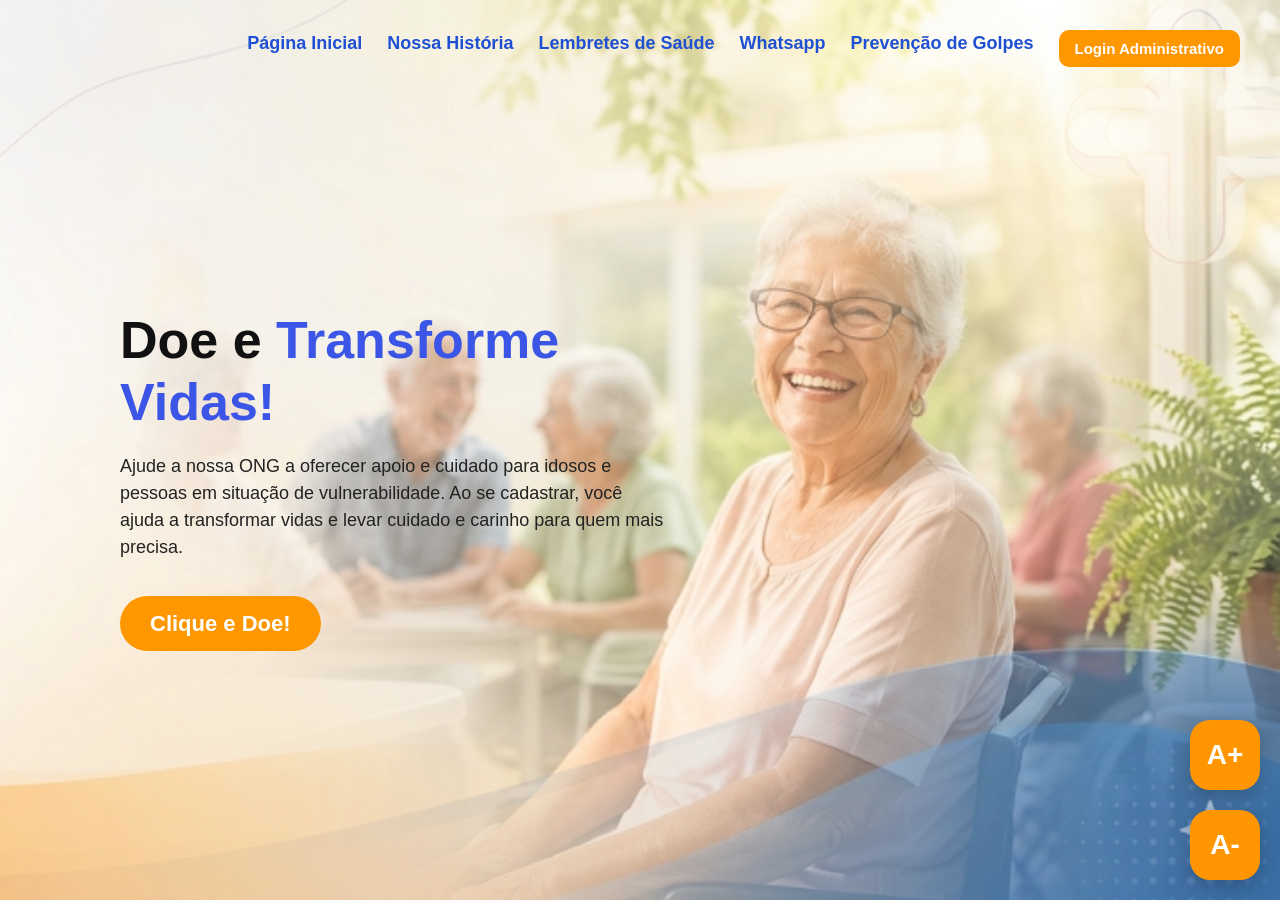
<file: Front-end/html/index.html>
<!DOCTYPE html>
<html lang="pt-br">

<head>

<meta charset="UTF-8">
<meta name="viewport" content="width=device-width, initial-scale=1.0">

<title>ONG - Conecta++</title>

<link rel="stylesheet" href="../css/style.css">

<!-- VLibras -->
<script src="https://vlibras.gov.br/app/vlibras-plugin.js"></script>

</head>

<body>

<!-- ===== HEADER ===== -->

<header>

<nav class="menu">

<a href="#">Página Inicial</a>

<a href="historia.html">Nossa História</a>

<a href="#" onclick="showSaude()">
    Lembretes de Saúde
</a>

<a href="https://wa.me/11915160209" target="_blank">
Whatsapp
</a>

<a href="#" onclick="showGolpes()">
    Prevenção de Golpes
</a>

<!-- LOGIN ADMIN -->

<div class="admin-area">

<button class="btn-admin" onclick="abrirLogin()">
    Login Administrativo
</button>

<div class="login-box" id="loginBox">
    <h3>Administrador</h3>

    <input type="text" id="loginAdmin" placeholder="Digite seu email">
    <input type="password" id="senhaAdmin" placeholder="Digite sua senha">

    <button onclick="entrarAdmin()">Entrar</button>

    <p class="esqueci" onclick="abrirRecuperacao()">Esqueci minha senha</p>
</div>
<div id="areaRecuperacao" style="display:none;">

<br>

<input
type="email"
placeholder="Digite o email para recuperação"
>

<button onclick="mostrarMensagemRecuperacao()">
Enviar Recuperação
</button>

<p
id="mensagemRecuperacao"
style="
margin-top:15px;
font-size:14px;
display:none;
color:green;
"
>

Um link de recuperação será enviado para o e-mail cadastrado.

</p>

</div>

</div>

</div>

</nav>

</header>

<!-- ===== HERO ===== -->

<section class="hero">

<div class="hero-texto">

<h1>
Doe e <span>Transforme Vidas!</span>
</h1>

<p>
Ajude a nossa ONG a oferecer apoio e cuidado para idosos
e pessoas em situação de vulnerabilidade.
Ao se cadastrar, você ajuda a transformar vidas e levar
cuidado e carinho para quem mais precisa.
</p>

<div class="botoes-home">

<a href="cadastro.html" class="btn-principal">Clique e Doe!</a>






<div class="login-usuario" id="loginUsuario">

<h3>Entrar</h3>

<input
type="text"
placeholder="Digite seu CPF"
>

<input
type="tel"
placeholder="Digite seu telefone"
>

<button onclick="entrarUsuario()">
Entrar
</button>

</div>

</div>

</section>



<!-- ===== VLibras ===== -->

<div vw class="enabled">

<div vw-access-button class="active"></div>

<div vw-plugin-wrapper>
<div class="vw-plugin-top-wrapper"></div>
</div>

</div>

<!-- ===== SCRIPT ===== -->

<script>

new window.VLibras.Widget('https://vlibras.gov.br/app');

function abrirLogin(){

const box = document.getElementById("loginBox");

if(box.style.display === "block"){
box.style.display = "none";
}else{
box.style.display = "block";
}

}

function entrarAdmin(){

let login = document.getElementById("loginAdmin").value;

let senha = document.getElementById("senhaAdmin").value;

if(login === "admin" && senha === "1234"){

window.location.href = "admin.html";

}else{

alert("Login ou senha incorretos!");

}

}

function abrirRecuperacao(){

document.getElementById(
"areaRecuperacao"
).style.display = "block";

}

function mostrarMensagemRecuperacao(){

document.getElementById(
"mensagemRecuperacao"
).style.display = "block";

}

function abrirUsuario(){

const box = document.getElementById(
"loginUsuario"
);

if(box.style.display === "block"){
box.style.display = "none";
}else{
box.style.display = "block";
}

}

function entrarUsuario(){

window.location.href = "doacao.html";

}


function showSaude(){

    alert(
        "LEMBRETES DE SAÚDE\n\n" +

        "• Tome os medicamentos corretamente\n\n" +

        "• Beba bastante água\n\n" +

        "• Faça exames regularmente\n\n" +

        "• Mantenha alimentação saudável\n\n" +

        "• Faça caminhadas leves"
    );
}

function showGolpes(){

    alert(
        "PREVENÇÃO DE GOLPES\n\n" +

        "• Nunca compartilhe senhas\n\n" +

        "• Desconfie de ligações bancárias\n\n" +

        "• Não clique em links desconhecidos\n\n" +

        "• Confirme informações com familiares\n\n" +

        "• Não envie dinheiro para desconhecidos"
    );
}


function showSaude(){

    document.getElementById('popup').classList.remove('hidden');

    document.getElementById('popupTitle').innerText =
    "Lembretes de Saúde";

    document.getElementById('popupText').innerHTML =

    "• Tome os medicamentos corretamente<br><br>" +

    "• Beba bastante água<br><br>" +

    "• Faça exames regularmente<br><br>" +

    "• Mantenha alimentação saudável";
}

function showGolpes(){

    document.getElementById('popup').classList.remove('hidden');

    document.getElementById('popupTitle').innerText =
    "Prevenção de Golpes";

    document.getElementById('popupText').innerHTML =

    "• Nunca compartilhe senhas<br><br>" +

    "• Desconfie de ligações bancárias<br><br>" +

    "• Não clique em links desconhecidos<br><br>" +

    "• Confirme informações com familiares";
}

function closePopup(){

    document.getElementById('popup')
    .classList.add('hidden');
}

</script>

<div id="popup" class="popup hidden">

    <div class="popup-content">

        <span class="close-btn" onclick="closePopup()">
            ×
        </span>

        <h2 id="popupTitle"></h2>

        <p id="popupText"></p>

    </div>

</div>

<div class="acessibilidade">
    <button type="button" onclick="alterarZoom(0.1)">A+</button>
    <button type="button" onclick="alterarZoom(-0.1)">A-</button>
</div>

<script>
let zoomAtual = 1;

function alterarZoom(delta) {
    zoomAtual = zoomAtual + delta;

    if (zoomAtual > 1.5) zoomAtual = 1.5;
    if (zoomAtual < 0.8) zoomAtual = 0.8;

    document.documentElement.style.zoom = zoomAtual;
}
</script>
<div id="popupSaude" class="popup hidden">
    <div class="popup-content">
        <span class="close-btn" onclick="closePopupSaude()">×</span>
        <h2>Lembretes de Saúde</h2>
        <p>
            Beba água, mantenha sua alimentação saudável,
            tome os remédios corretamente e faça exames regulares.
        </p>
    </div>
</div>

<div id="popupGolpes" class="popup hidden">
    <div class="popup-content">
        <span class="close-btn" onclick="closePopupGolpes()">×</span>
        <h2>Prevenção de Golpes</h2>
        <p>
            Não compartilhe senhas, desconfie de links suspeitos
            e nunca faça transferências sem confirmar a origem.
        </p>
    </div>
</div>
<div vw class="enabled">
    <div vw-access-button class="active"></div>
    <div vw-plugin-wrapper>
        <div class="vw-plugin-top-wrapper"></div>
    </div>
</div>

<script src="https://vlibras.gov.br/app/vlibras-plugin.js"></script>
<script>
function abrirLogin() {
    const box = document.getElementById("loginBox");
    box.style.display = box.style.display === "block" ? "none" : "block";
}

function entrarAdmin() {
    const usuario = document.getElementById("loginAdmin").value.trim().toLowerCase();
    const senha = document.getElementById("senhaAdmin").value.trim();

    if (usuario === "admi" && senha === "1234") {
        localStorage.setItem("tipoUsuario", "administrador");
        window.location.href = "admin.html";
        return;
    }

    if (usuario === "atend" && senha === "1234") {
        localStorage.setItem("tipoUsuario", "atendente");
        window.location.href = "atendente.html";
        return;
    }

    alert("Login ou senha incorretos!");
}
</script>
</body>

</html>
</file>
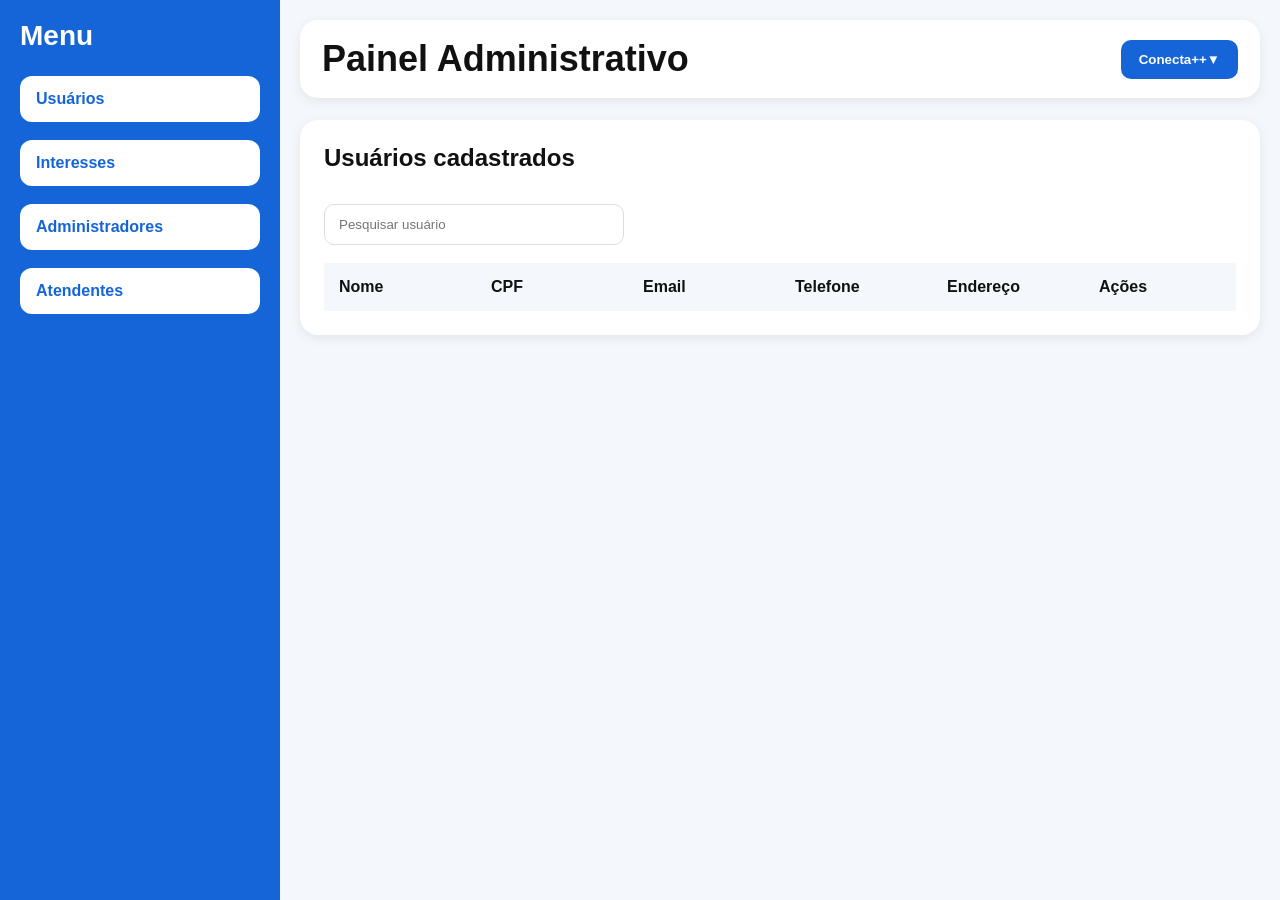
<file: Front-end/html/admin.html>
<!DOCTYPE html>
<html lang="pt-br">
<head>
    <meta charset="UTF-8">
    <meta name="viewport" content="width=device-width, initial-scale=1.0">
    <title>Painel Administrativo</title>
    <link rel="stylesheet" href="../css/admin.css">
    <link rel="stylesheet"
          href="https://cdnjs.cloudflare.com/ajax/libs/font-awesome/6.5.1/css/all.min.css">
</head>
<body>

    <aside class="sidebar">
        <h2>Menu</h2>

        <div class="menu-group">
            <button class="menu-toggle" onclick="toggleMenu('usuariosMenu')">Usuários</button>
            <div id="usuariosMenu" class="submenu">
                <a onclick="showSection('listarUsuarios')">Listar usuários</a>
            </div>
        </div>

        <div class="menu-group">
            <button class="menu-toggle" onclick="toggleMenu('interessesMenu')">Interesses</button>
            <div id="interessesMenu" class="submenu">
                <a onclick="showSection('interesses')">Listar interesse</a>
            </div>
        </div>

        <div class="menu-group">
            <button class="menu-toggle" onclick="toggleMenu('administradoresMenu')">Administradores</button>
            <div id="administradoresMenu" class="submenu">
                <a onclick="showSection('administradores')">Listar administradores</a>
            </div>
        </div>

        <div class="menu-group">
            <button class="menu-toggle" onclick="toggleMenu('atendentesMenu')">Atendentes</button>
            <div id="atendentesMenu" class="submenu">
                <a onclick="showSection('atendentes')">Listar atendentes</a>
            </div>
        </div>
    </aside>

    <main class="main">
        <header class="topbar">
            <h1>Painel Administrativo</h1>

            <div class="user-area">
                <button onclick="toggleProfile()" class="profile-btn">Conecta++▼</button>

                <div id="profileDropdown" class="dropdown hidden">
                    <div class="profile-header">
                        <div class="avatar">👤</div>
                        <div>
                            <strong>Administrador</strong>
                            <p id="adminEmailText">admin@conecta.com</p>
                        </div>
                    </div>

                    <p><strong>Conta PJ</strong></p>
                    <p>CNPJ: 12.345.678/0001-90</p>

                    <button onclick="showSection('perfil')" class="dropdown-btn">Editar perfil</button>
                    <button onclick="abrirCriarAdmin()" class="dropdown-btn btn-criar-admin">Criar Administrador</button>
                    <button onclick="abrirCriarAtendente()" class="dropdown-btn btn-criar-atendente">Criar Atendente</button>
                    <a href="dados-ong.html" class="dropdown-btn">
    Dados da ONG
</a>
                    <section id="dadosONG" class="section">
    <div class="card">
        <h2>Dados da ONG</h2>

        <div class="info">
            <span>Nome</span>
            <div class="editable">
                <span id="ongNomeText">Conecta++</span>
            </div>
        </div>

        <div class="info">
            <span>Telefone</span>
            <div class="editable">
                <span id="ongTelefoneText">(11) 91910-0860</span>
                <input id="ongTelefoneInput" type="text" value="(11) 91910-0860" class="hidden-input">
            </div>
            <button onclick="editarONG('telefone')">Editar</button>
        </div>

        <div class="info">
            <span>Email</span>
            <div class="editable">
                <span id="ongEmailText">contato@ong.com</span>
                <input id="ongEmailInput" type="email" value="contato@ong.com" class="hidden-input">
            </div>
            <button onclick="editarONG('email')">Editar</button>
        </div>

        <div class="info">
            <span>Endereço</span>
            <div class="editable">
                <span id="ongEnderecoText">Rua Gugu, São Paulo SP</span>
                <input id="ongEnderecoInput" type="text" value="Rua Gugu, São Paulo SP" class="hidden-input">
            </div>
            <button onclick="editarONG('endereco')">Editar</button>
        </div>

        <div class="info">
            <span>CNPJ</span>
            <div class="editable">
                <span id="ongCnpjText">12345678000199</span>
            </div>
        </div>

        <div class="modal-actions ong-actions">
            <button class="btn-salvar" onclick="salvarDadosONG()">
                Salvar alterações
            </button>
        </div>
    </div>
</section>       
                    <a href="#" class="logout-btn" onclick="sairPerfil(); return false;">Sair do perfil</a>
                </div>
            </div>
        </header>

        <section id="perfil" class="section">
            <div class="card">
                <h2>Informações Pessoais</h2>

                <div class="info">
    <span>Nome</span>
    <div class="editable">
        <span id="nomeText">Helga Andrade</span>
        <input id="nomeInput" type="text" value="Helga Andrade" class="hidden-input">
    </div>
    <button onclick="editarPerfil('nome')">Editar</button>
</div>

<div class="info">
    <span>Email</span>
    <div class="editable">
        <span id="emailText">admin@conecta.com</span>
        <input id="emailInput" type="email" value="admin@conecta.com" class="hidden-input">
    </div>
    <button onclick="editarPerfil('email')">Editar</button>
</div>

<div class="info">
    <span>Celular</span>
    <div class="editable">
        <span id="celularText">Não adicionado</span>
        <input id="celularInput" type="text" placeholder="Digite celular" class="hidden-input">
    </div>
    <button onclick="editarPerfil('celular')">Editar</button>
</div>
        </section>

        <section id="listarUsuarios" class="section">
            <div class="card tabela-card">
                <div class="table-header">
                    <h2>Usuários cadastrados</h2>
                </div>

                <div class="search-bar">
                    <input type="text" id="searchUsuarios" placeholder="Pesquisar usuário">
                </div>

                <table>
                    <thead>
                        <tr>
                            <th>Nome</th>
                            <th>CPF</th>
                            <th>Email</th>
                            <th>Telefone</th>
                            <th>Endereço</th>
                            <th>Ações</th>
                        </tr>
                    </thead>

                    <tbody id="listaUsuarios"></tbody>
                </table>
            </div>
        </section>

        <section id="interesses" class="section">
            <div class="card tabela-card">
                <div class="table-header">
                    <h2>Interesses</h2>
                    
                </div>

                <div class="search-bar">
                    <input type="text" id="searchInteresses" placeholder="Pesquisar interesse">
                </div>

                <table>
                    <thead>
                        <tr>
                            <th>Nome do Idoso</th>
                            <th>Tipo Solicitação</th>
                            <th>Descrição</th>
                            <th>Status</th>
                            <th>Data da Solicitação</th>
                            <th>Ações</th>
                        </tr>
                    </thead>

                    <tbody id="listaInteresses"></tbody>
                </table>
            </div>
        </section>

        <section id="administradores" class="section">
            <div class="card tabela-card">
                <div class="table-header">
                    <h2>Administradores</h2>
                </div>

                <div class="search-bar">
                    <input type="text" id="searchAdministradores" placeholder="Pesquisar administrador">
                </div>

                <table>
                    <thead>
                        <tr>
                            <th>Nome</th>
                            <th>Email</th>
                            <th>Senha</th>
                            <th>Ações</th>
                        </tr>
                    </thead>

                    <tbody id="listaAdministradores"></tbody>
                </table>
            </div>
        </section>

        <section id="atendentes" class="section">
            <div class="card tabela-card">
                <div class="table-header">
                    <h2>Atendentes</h2>
                </div>

                <div class="search-bar">
                    <input type="text" id="searchAtendentes" placeholder="Pesquisar atendente">
                </div>

                <table>
                    <thead>
                        <tr>
                            <th>Nome</th>
                            <th>Email</th>
                            <th>Senha</th>
                            <th>Status</th>
                            <th>Ações</th>
                        </tr>
                    </thead>

                    <tbody id="listaAtendentes"></tbody>
                </table>
            </div>
        </section>
    </main>

    <div id="modalCriarUsuario" class="modal hidden">
        <div class="modal-content">
            <h2 id="tituloCriarUsuario">Criar Usuário</h2>

            <div id="formCriarUsuario">
                <input type="text" id="novoNomeUsuario" placeholder="Nome">
                <input type="email" id="novoEmailUsuario" placeholder="E-mail">
                <input type="password" id="novaSenhaUsuario" placeholder="Senha">

                <div class="modal-actions">
                    <button class="btn-cancelar" onclick="fecharModalCriarUsuario()">Cancelar</button>
                    <button class="btn-salvar" onclick="salvarNovoUsuario()">Salvar</button>
                </div>
            </div>

            <div id="sucessoCriacao" class="hidden">
                <p id="sucessoTexto">Usuário criado com sucesso!</p>
                <br>
                <button class="btn-sucesso" onclick="fecharModalCriarUsuario()">Fechar</button>
            </div>
        </div>
    </div>

    <div id="modalEditarUsuario" class="modal hidden">
        <div class="modal-content">
            <h2 id="tituloEditarUsuario">Editar usuário</h2>

            <input type="text" id="editUsuarioValor" placeholder="Novo valor">

            <div class="modal-actions">
                <button class="btn-cancelar" onclick="fecharModalEditarUsuario()">Cancelar</button>
                <button class="btn-salvar" onclick="salvarEdicaoUsuario()">Salvar</button>
            </div>
        </div>
    </div>

    <div id="sucessoModal" class="success-modal hidden">
        <div class="success-card">
            <div class="success-icon">✓</div>
            <h2>Salvo com sucesso!</h2>
            <p>As alterações foram atualizadas no cadastro do usuário.</p>
            <button type="button" onclick="fecharSucesso()">Fechar</button>
        </div>
    </div>

    <div id="modalEditarInteresse" class="modal hidden">
        <div class="modal-content">
            <h2 id="tituloEditarInteresse">Editar interesse</h2>

            <div id="conteudoEditarInteresse"></div>

            <div class="modal-actions">
                <button class="btn-cancelar" onclick="fecharModalEditarInteresse()">Cancelar</button>
                <button class="btn-salvar" onclick="salvarEdicaoInteresse()">Salvar</button>
            </div>
        </div>
    </div>

    <div id="modalEditarCadastro" class="modal hidden">
        <div class="modal-content">
            <h2 id="tituloEditarCadastro">Editar</h2>

            <div class="input-senha-box">
                <input type="text" id="valorEditarCadastro" placeholder="Novo valor">

                <button
                    type="button"
                    class="btn-olho"
                    onclick="mostrarSenhaModal()"
                >
                    <i class="fa-regular fa-eye"></i>
                </button>
            </div>

            <div class="modal-actions">
                <button class="btn-cancelar" onclick="fecharModalEditarCadastro()">Cancelar</button>
                <button class="btn-salvar" onclick="salvarEdicaoCadastro()">Salvar</button>
            </div>
        </div>
    </div>
    <!-- MODAL DADOS ONG -->

<section id="dadosONG" class="section">
    <div class="card">
        <h2>Dados da ONG</h2>

        <div class="info">
            <span>Nome</span>
            <div class="editable">
                <span id="ongNomeText">Conecta++</span>
            </div>
        </div>

        <div class="info">
            <span>Telefone</span>
            <div class="editable">
                <span id="ongTelefoneText">(11) 91910-0860</span>
                <input id="ongTelefoneInput" type="text" value="(11) 91910-0860" class="hidden-input">
            </div>
            <button onclick="editarONG('telefone')">Editar</button>
        </div>

        <div class="info">
            <span>Email</span>
            <div class="editable">
                <span id="ongEmailText">contato@ong.com</span>
                <input id="ongEmailInput" type="email" value="contato@ong.com" class="hidden-input">
            </div>
            <button onclick="editarONG('email')">Editar</button>
        </div>

        <div class="info">
            <span>Endereço</span>
            <div class="editable">
                <span id="ongEnderecoText">Rua Gugu, São Paulo SP</span>
                <input id="ongEnderecoInput" type="text" value="Rua Gugu, São Paulo SP" class="hidden-input">
            </div>
            <button onclick="editarONG('endereco')">Editar</button>
        </div>

        <div class="info">
            <span>CNPJ</span>
            <div class="editable">
                <span id="ongCnpjText">12345678000199</span>
            </div>
        </div>
    </div>
</section>
    </script>
    <div id="modalEditarPerfil" class="modal hidden">
    <div class="modal-content">
        <h2 id="tituloEditarPerfil">Editar</h2>

        <input
            type="text"
            id="valorEditarPerfil"
            placeholder="Novo valor"
        >

        <div class="modal-actions">
            <button class="btn-cancelar" onclick="fecharEditarPerfil()">
                Cancelar
            </button>

            <button class="btn-salvar" onclick="salvarEditarPerfil()">
                Salvar
            </button>
        </div>
    </div>
</div>
</body>
</html>
<script src="../js/admin.js"></script>
</file>
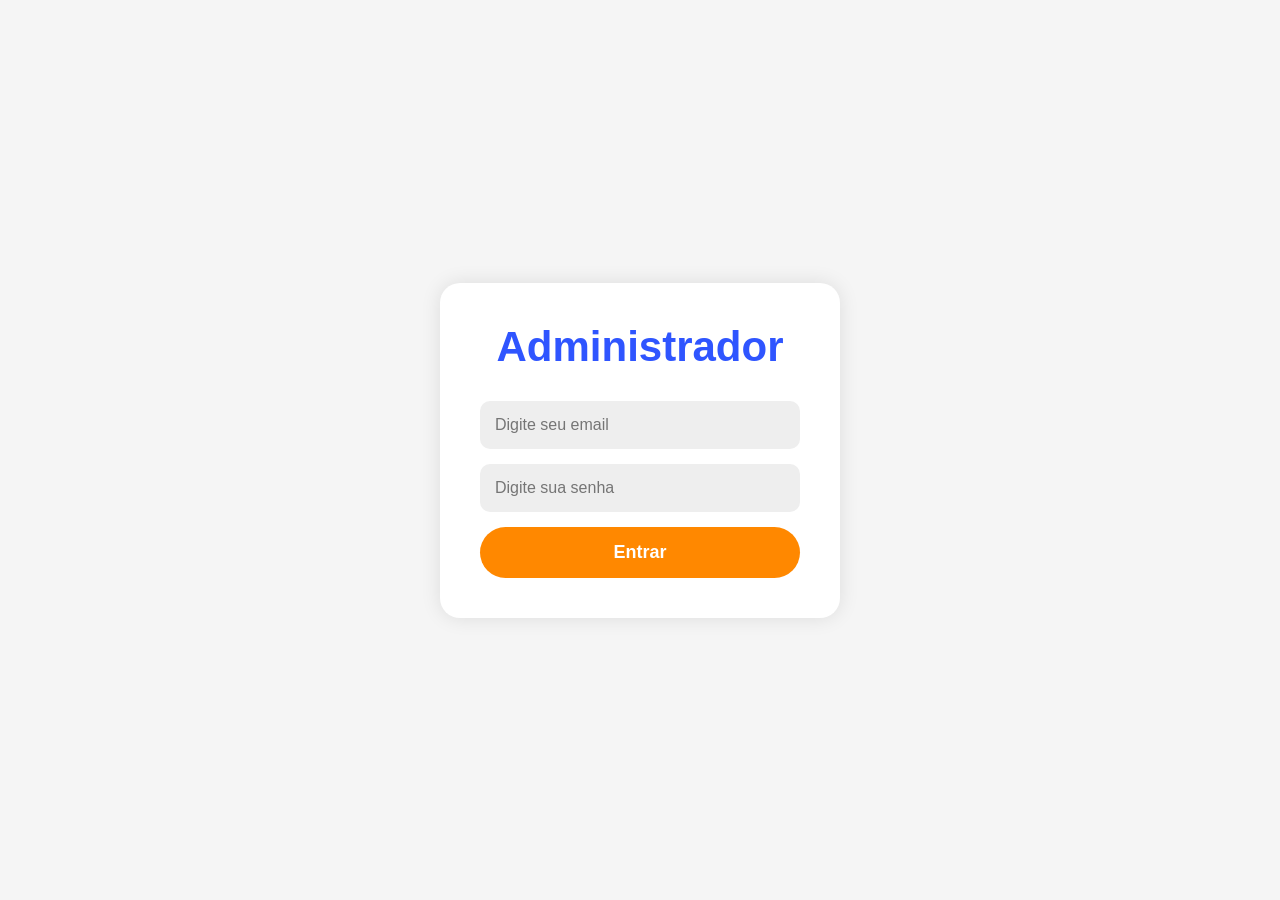
<file: Front-end/html/atendente.html>
<!DOCTYPE html>
<html lang="pt-br">
<head>
    <meta charset="UTF-8">
    <meta name="viewport" content="width=device-width, initial-scale=1.0">
    <title>Conecta++ - Atendente</title>
    <style>
    *{
    margin:0;
    padding:0;
    box-sizing:border-box;
    font-family:Arial, sans-serif;
}

body{
    display:flex;
    background:#f4f7fb;
    min-height:100vh;
}

.sidebar{
    width:260px;
    background:#1565d8;
    color:#fff;
    padding:20px;
    min-height:100vh;
    flex-shrink:0;
}

.sidebar h2{
    margin-bottom:30px;
}

.menu-toggle{
    width:100%;
    padding:15px;
    margin-top:10px;
    border:none;
    border-radius:12px;
    background:#fff;
    color:#1565d8;
    font-size:16px;
    font-weight:bold;
    cursor:pointer;
    text-align:left;
}

.main{
    flex:1;
    padding:25px;
    min-width:0;
}

.topbar{
    display:flex;
    justify-content:space-between;
    align-items:center;
    background:#fff;
    padding:20px;
    border-radius:14px;
    box-shadow:0 3px 10px rgba(0,0,0,0.08);
    position:relative;
    overflow:visible;
}

.topbar h1{
    margin:0;
}

.user-area{
    margin-left:auto;
    position:relative;
}

.profile-btn{
    background:#1565d8;
    color:#fff;
    border:none;
    padding:12px 18px;
    border-radius:10px;
    cursor:pointer;
    font-weight:bold;
    font-size:16px;
}

.dropdown{
    position:absolute;
    top:58px;
    right:0;
    left:auto;
    width:260px;
    background:#fff;
    padding:20px;
    border-radius:14px;
    box-shadow:0 4px 20px rgba(0,0,0,0.15);
    z-index:2000;
}

.hidden{
    display:none !important;
}

.logout-btn{
    display:block;
    width:100%;
    margin-top:12px;
    padding:12px;
    border:none;
    border-radius:8px;
    text-align:center;
    text-decoration:none;
    cursor:pointer;
    background:#ffebeb;
    color:#d63031;
}

.section{
    display:none;
    margin-top:25px;
}

.section.active{
    display:block;
}

.card{
    background:white;
    padding:25px;
    border-radius:14px;
    box-shadow:0 3px 10px rgba(0,0,0,0.08);
}

.table-header{
    margin-bottom:20px;
}

.search-bar input{
    width:300px;
    max-width:100%;
    padding:12px;
    margin-bottom:20px;
    border:1px solid #ddd;
    border-radius:8px;
    outline:none;
}

table{
    width:100%;
    border-collapse:collapse;
    background:white;
}

th{
    background:#f4f7fb;
    padding:15px;
    text-align:left;
}

td{
    padding:15px;
    border-top:1px solid #eee;
    vertical-align:middle;
}

.ativo{
    background:#10b981;
    color:white;
    padding:6px 12px;
    border-radius:20px;
    font-size:13px;
    font-weight:bold;
}

.inativo{
    background:#f59e0b;
    color:white;
    padding:6px 12px;
    border-radius:20px;
    font-size:13px;
    font-weight:bold;
}

.tipo{
    padding:6px 12px;
    border-radius:20px;
    color:white;
    font-size:13px;
    font-weight:bold;
}

.doar{ background:#7c3aed; }
.receber{ background:#ec4899; }
.ambos{ background:#14b8a6; }

.dropdown-actions{
    position:relative;
    display:inline-block;
}

.btn-acoes{
    background:#edf4ff;
    border:none;
    padding:10px 14px;
    border-radius:10px;
    color:#1565d8;
    font-weight:700;
    cursor:pointer;
}

.actions-menu{
    position:absolute;
    top:45px;
    right:0;
    background:white;
    border-radius:12px;
    width:180px;
    box-shadow:0 5px 20px rgba(0,0,0,0.15);
    overflow:hidden;
    z-index:999;
}

.actions-menu button{
    width:100%;
    border:none;
    background:white;
    padding:14px;
    text-align:left;
    cursor:pointer;
    font-size:15px;
}

.actions-menu button:hover{
    background:#f4f7fb;
}

.modal{
    position:fixed;
    inset:0;
    background:rgba(0,0,0,0.45);
    display:flex;
    justify-content:center;
    align-items:center;
    z-index:9999;
}

.modal-content{
    background:white;
    width:420px;
    max-width:92vw;
    padding:30px;
    border-radius:20px;
    box-shadow:0 10px 30px rgba(0,0,0,0.15);
}

.modal-content h2{
    margin-bottom:20px;
}

.modal-content input,
.modal-content select{
    width:100%;
    padding:14px;
    border:1px solid #ddd;
    border-radius:12px;
    margin-bottom:20px;
    outline:none;
}

.modal-buttons{
    display:flex;
    justify-content:flex-end;
    gap:12px;
}

.btn-cancelar{
    background:#e5e5e5;
    border:none;
    padding:12px 20px;
    border-radius:10px;
    cursor:pointer;
}

.btn-salvar{
    background:#22c55e;
    color:white;
    border:none;
    padding:12px 20px;
    border-radius:10px;
    cursor:pointer;
}

.dropdown-btn{
    display:block;
    width:100%;
    margin-top:12px;
    padding:12px;
    border:none;
    border-radius:8px;
    text-align:center;
    text-decoration:none;
    cursor:pointer;
    background:#edf4ff;
    color:#1565d8;
    font-weight:bold;
}

.info{
    display:flex;
    justify-content:space-between;
    align-items:center;
    gap:16px;
    padding:18px 0;
    border-bottom:1px solid #eee;
}

.editable{
    min-width:220px;
}

.info button{
    padding:8px 15px;
    border:none;
    border-radius:8px;
    background:#edf4ff;
    color:#1565d8;
    cursor:pointer;
    font-weight:700;
}

#perfilAtendente.active,
#dadosONGAtendente.active{
    display:flex;
    justify-content:center;
    align-items:flex-start;
    width:100%;
}

#perfilAtendente .card,
#dadosONGAtendente .card{
    width:700px;
    max-width:90%;
    margin:40px auto;
}
.modal{
    position:fixed;
    top:0;
    left:0;
    width:100%;
    height:100%;
    background:rgba(0,0,0,0.3);

    display:flex;
    justify-content:center;
    align-items:center;

    z-index:9999;
}

.modal-content{
    background:white;
    width:450px;
    padding:30px;
    border-radius:20px;
    box-shadow:0 10px 30px rgba(0,0,0,0.2);
}

.modal-content h2{
    margin-bottom:25px;
}

.modal-buttons{
    margin-top:25px;
    display:flex;
    justify-content:flex-end;
}

.btn-salvar{
    background:#30c95c;
    color:white;
    border:none;
    padding:12px 22px;
    border-radius:12px;
    cursor:pointer;
    font-weight:bold;
}
.modal{
    z-index:99999;
}

.dropdown{
    z-index:1;
}
.modal{
    position:fixed;
    top:0;
    left:0;
    width:100%;
    height:100%;
    background:rgba(0,0,0,0.35);

    display:flex;
    justify-content:center;
    align-items:center;

    z-index:99999;
}

.modal-content{
    background:#fff;
    width:700px;
    max-width:90%;
    padding:45px;
    border-radius:24px;
    box-shadow:0 15px 40px rgba(0,0,0,0.2);
}

.modal-content h2{
    font-size:28px;
    margin-bottom:40px;
}

.info{
    display:flex;
    justify-content:space-between;
    align-items:center;
    padding:22px 0;
    border-bottom:1px solid #e5e5e5;
    font-size:20px;
}

.info strong{
    font-weight:700;
}

.modal-buttons{
    display:flex;
    justify-content:flex-end;
    margin-top:35px;
}

.btn-salvar{
    background:#19d44f;
    color:white;
    border:none;
    padding:18px 40px;
    border-radius:16px;
    font-size:22px;
    font-weight:bold;
    cursor:pointer;
}
#profileDropdown.hidden{
    display:none !important;
}

    </style>
</head>
<body>

    <aside class="sidebar">
        <h2>Menu</h2>
        <button class="menu-toggle" onclick="showSection('usuarios')">Usuários</button>
        <button class="menu-toggle" onclick="showSection('interesses')">Interesses</button>
    </aside>

    <main class="main">
       <header class="topbar">
    <h1>Painel do Atendente</h1>

    <div class="user-area">
        <button class="profile-btn" onclick="toggleProfile()">
    Atendente ▼
</button>

<div id="profileDropdown" class="dropdown hidden">
            <strong>Atendente</strong>
            <p id="atendenteEmailText">atendente@conecta.com</p>

            <button class="dropdown-btn" onclick="showSection('perfilAtendente')">
                Perfil
            </button>

            <button class="dropdown-btn" onclick="showSection('dadosONGAtendente')">
                Dados ONG
            </button>

            <a href="#" class="logout-btn" onclick="sair(); return false;">
                Sair
            </a>
        </div>
    </div>
</header>
</header>

        <section id="usuarios" class="section active">
            <div class="card">
                <div class="table-header">
                    <h2>Usuários cadastrados</h2>
                </div>

                <div class="search-bar">
                    <input type="text" id="searchUsuariosAtendente" placeholder="Pesquisar usuário">
                </div>

                <table>
                    <thead>
                        <tr>
                            <th>Nome</th>
                            <th>CPF</th>
                            <th>Email</th>
                            <th>Telefone</th>
                            <th>Endereço</th>
                            <th>Ações</th>
                        </tr>
                    </thead>
                    <tbody id="listaUsuariosAtendente"></tbody>
                </table>
            </div>
        </section>

        <section id="interesses" class="section">
    <div class="card">
        <div class="table-header">
            <h2>Interesses</h2>
        </div>

        <div class="search-bar">
            <input type="text" id="searchInteressesAtendente" placeholder="Pesquisar interesse">
        </div>

        <table>
            <thead>
                <tr>
                    <th>Nome do Idoso</th>
                    <th>Tipo Solicitação</th>
                    <th>Descrição</th>
                    <th>Status</th>
                    <th>Data da Solicitação</th>
                    <th>Ações</th>
                </tr>
            </thead>

            <tbody id="listaInteressesAtendente"></tbody>
        </table>
    </div>
</section>
    </main>

    <div id="modalEditarUsuario" class="modal hidden">
        <div class="modal-content">
            <h2 id="tituloEditarUsuario">Editar</h2>

            <input type="text" id="valorEditarUsuario" placeholder="Novo valor">

            <div class="modal-buttons">
                <button class="btn-cancelar" onclick="fecharModalUsuario()">Cancelar</button>
                <button class="btn-salvar" onclick="salvarEdicaoUsuario()">Salvar</button>
            </div>
        </div>
    </div>

    <div id="modalEditarInteresse" class="modal hidden">
        <div class="modal-content">
            <h2 id="tituloEditarInteresse">Editar</h2>
            <div id="areaEditarInteresse"></div>

            <div class="modal-buttons">
                <button class="btn-cancelar" onclick="fecharModalInteresse()">Cancelar</button>
                <button class="btn-salvar" onclick="salvarEdicaoInteresse()">Salvar</button>
            </div>
        </div>
    </div>
<section id="perfilAtendente" class="section">
    <div class="modal">
        <div class="modal-content">

            <h2>Informações Pessoais</h2>

            <div class="info">
                <strong>Nome:</strong>
                <span>Atendente</span>
            </div>

            <div class="info">
                <strong>Email:</strong>
                <span>atendente@gmail.com</span>
            </div>

            <div class="info">
                <strong>Celular:</strong>
                <span>1196548264</span>
            </div>

            <div class="modal-buttons">
                <button class="btn-salvar"
                    onclick="showSection('usuarios')">
                    Fechar
                </button>
            </div>

        </div>
    </div>
</section>

<section id="dadosONGAtendente" class="section">
    <div class="modal">
        <div class="modal-content">

            <h2>Dados da ONG</h2>

            <div class="info">
                <strong>Nome:</strong>
                <span>Conecta++</span>
            </div>

            <div class="info">
                <strong>Telefone:</strong>
                <span>(11) 91910-0860</span>
            </div>

            <div class="info">
                <strong>Email:</strong>
                <span>contato@ong.com</span>
            </div>

            <div class="info">
                <strong>Endereço:</strong>
                <span>Rua Gugu, São Paulo SP</span>
            </div>

            <div class="info">
                <strong>CNPJ:</strong>
                <span>12345678000199</span>
            </div>

            <div class="modal-buttons">
                <button class="btn-salvar"
                    onclick="showSection('usuarios')">
                    Fechar
                </button>
            </div>

        </div>
    </div>
</section>
    <script>
        
function abrirPerfil() {
    document.getElementById("perfilModal").style.display = "flex";
    document.getElementById("profileDropdown").style.display = "none";
}

function fecharPerfil() {
    document.getElementById("perfilModal").style.display = "none";
}

function abrirDadosONG() {
    document.getElementById("ongModal").style.display = "flex";
    document.getElementById("profileDropdown").style.display = "none";
}

function fecharDadosONG() {
    document.getElementById("ongModal").style.display = "none";
}

        function showSection(sectionId) {
            document.querySelectorAll('.section').forEach(section => {
                section.classList.remove('active');
            });

            const selected = document.getElementById(sectionId);
            if (selected) {
                selected.classList.add('active');
            }
        }

        function toggleProfile() {
            const dropdown = document.getElementById("profileDropdown");
            if (dropdown) {
                dropdown.classList.toggle("hidden");
            }
        }

        function sair() {
            localStorage.removeItem("tipoUsuario");
            localStorage.removeItem("atendenteEmail");
            window.location.href = "index.html";
        }

        function toggleActions(button) {
            const menu = button.parentElement.querySelector(".actions-menu");
            if (!menu) return;

            document.querySelectorAll(".actions-menu").forEach(other => {
                if (other !== menu) other.classList.add("hidden");
            });

            menu.classList.toggle("hidden");
        }

        function carregarUsuariosAtendente() {
            const tbody = document.getElementById("listaUsuariosAtendente");
            if (!tbody) return;

            const usuarios = JSON.parse(localStorage.getItem("usuariosCadastrados") || "[]");
            tbody.innerHTML = "";

            usuarios.forEach((usuario, index) => {
                const tr = document.createElement("tr");

                tr.innerHTML = `
                    <td>${usuario.nome || ""}</td>
                    <td>${usuario.cpf || ""}</td>
                    <td>${usuario.email || ""}</td>
                    <td>${usuario.telefone || ""}</td>
                    <td>${usuario.endereco || ""}</td>
                    <td>
                        <div class="dropdown-actions">
                            <button class="btn-acoes" type="button" onclick="toggleActions(this)">Ações ▼</button>
                            <div class="actions-menu hidden">
                                <button type="button" onclick="abrirModalUsuario('telefone', ${index})">Editar telefone</button>
                                <button type="button" onclick="abrirModalUsuario('email', ${index})">Editar email</button>
                                <button type="button" onclick="abrirModalUsuario('endereco', ${index})">Editar endereço</button>
                            </div>
                        </div>
                    </td>
                `;

                tbody.appendChild(tr);
            });
        }

        function pesquisarUsuariosAtendente() {
            const input = document.getElementById("searchUsuariosAtendente");
            const tbody = document.getElementById("listaUsuariosAtendente");

            if (!input || !tbody) return;

            input.addEventListener("input", function () {
                const termo = this.value.toLowerCase();

                tbody.querySelectorAll("tr").forEach(tr => {
                    tr.style.display = tr.textContent.toLowerCase().includes(termo) ? "" : "none";
                });
            });
        }

        function carregarInteressesAtendente() {
    const tbody = document.getElementById("listaInteressesAtendente");
    if (!tbody) return;

    const interesses = JSON.parse(localStorage.getItem("interessesCadastrados") || "[]");
    tbody.innerHTML = "";

    interesses.forEach((item, index) => {
        const tipo = (item.tipo || "").toLowerCase();

        const classeTipo =
            tipo === "doar" ? "doar" :
            tipo === "receber" ? "receber" : "ambos";

        const statusTexto = item.status || "Pendente";
        const status = statusTexto.toLowerCase();

        const classeStatus =
            status.includes("andamento") ? "andamento" :
            status.includes("conclu") ? "concluido" : "pendente";

        const tr = document.createElement("tr");

        tr.innerHTML = `
            <td>${item.nome || ""}</td>

            <td>
                <span class="tipo ${classeTipo}">
                    ${item.tipo || ""}
                </span>
            </td>

            <td>${item.necessidade || ""}</td>

            <td>
                <span class="${classeStatus}">
                    ${statusTexto}
                </span>
            </td>

            <td>${item.dataSolicitacao || ""}</td>

            <td>
                <div class="dropdown-actions">
                    <button class="btn-acoes" type="button" onclick="toggleActions(this)">
                        Ações ▼
                    </button>

                    <div class="actions-menu hidden">
                        <button type="button" onclick="abrirModalInteresse('status', ${index})">
                            Editar status
                        </button>

                        <button type="button" onclick="abrirModalInteresse('descricao', ${index})">
                            Editar descrição
                        </button>

                        <button type="button" onclick="abrirModalInteresse('tipo', ${index})">
                            Editar tipo
                        </button>

                        <button type="button" onclick="removerInteresse(${index})">
                            Remover
                        </button>
                    </div>
                </div>
            </td>
        `;

        tbody.appendChild(tr);
    });
}

        function pesquisarInteressesAtendente() {
    const input = document.getElementById("searchInteressesAtendente");
    const tbody = document.getElementById("listaInteressesAtendente");

    if (!input || !tbody) return;

    input.addEventListener("input", function () {
        const termo = this.value.toLowerCase();

        tbody.querySelectorAll("tr").forEach(tr => {
            tr.style.display = tr.textContent.toLowerCase().includes(termo) ? "" : "none";
        });
    });
}

        let usuarioEditandoIndex = null;
        let usuarioEditandoCampo = null;

        function abrirModalUsuario(campo, index) {
            usuarioEditandoIndex = index;
            usuarioEditandoCampo = campo;

            const usuarios = JSON.parse(localStorage.getItem("usuariosCadastrados") || "[]");
            const usuario = usuarios[index] || {};

            const titulos = {
                telefone: "Editar telefone",
                email: "Editar email",
                endereco: "Editar endereço"
            };

            document.getElementById("tituloEditarUsuario").textContent = titulos[campo] || "Editar";
            document.getElementById("valorEditarUsuario").value = usuario[campo] || "";
            document.getElementById("modalEditarUsuario").classList.remove("hidden");
        }

        function fecharModalUsuario() {
            document.getElementById("modalEditarUsuario").classList.add("hidden");
        }

        function salvarEdicaoUsuario() {
            const valor = document.getElementById("valorEditarUsuario").value.trim();
            if (!valor) {
                alert("Preencha o campo.");
                return;
            }

            const usuarios = JSON.parse(localStorage.getItem("usuariosCadastrados") || "[]");
            if (!usuarios[usuarioEditandoIndex]) return;

            usuarios[usuarioEditandoIndex][usuarioEditandoCampo] = valor;

            localStorage.setItem("usuariosCadastrados", JSON.stringify(usuarios));
            fecharModalUsuario();
            carregarUsuariosAtendente();
        }

        let interesseEditandoIndex = null;
        let interesseEditandoCampo = null;

        function abrirModalInteresse(campo, index) {
            interesseEditandoIndex = index;
            interesseEditandoCampo = campo;

            const interesses = JSON.parse(localStorage.getItem("interessesCadastrados") || "[]");
            const item = interesses[index] || {};

            document.getElementById("tituloEditarInteresse").textContent =
                campo === "status" ? "Editar status" : "Editar descrição";

            if (campo === "status") {
                document.getElementById("areaEditarInteresse").innerHTML = `
                    <select id="valorEditarInteresse">
                        <option value="Pendente" ${item.status === "Pendente" ? "selected" : ""}>Pendente</option>
                        <option value="Em andamento" ${(item.status || "").toLowerCase().includes("andamento") ? "selected" : ""}>Em andamento</option>
                        <option value="Concluído" ${(item.status || "").toLowerCase().includes("conclu") ? "selected" : ""}>Concluído</option>
                    </select>
                `;
            } else {
                document.getElementById("areaEditarInteresse").innerHTML = `
                    <input type="text" id="valorEditarInteresse" value="${item.necessidade || ""}" placeholder="Nova descrição">
                `;
            }

            document.getElementById("modalEditarInteresse").classList.remove("hidden");
        }

        function fecharModalInteresse() {
            document.getElementById("modalEditarInteresse").classList.add("hidden");
        }

        function salvarEdicaoInteresse() {
            const valorEl = document.getElementById("valorEditarInteresse");
            const valor = valorEl ? valorEl.value.trim() : "";

            if (!valor) {
                alert("Preencha o campo.");
                return;
            }

            const interesses = JSON.parse(localStorage.getItem("interessesCadastrados") || "[]");
            if (!interesses[interesseEditandoIndex]) return;

            if (interesseEditandoCampo === "status") {
                interesses[interesseEditandoIndex].status = valor;
            } else {
                interesses[interesseEditandoIndex].necessidade = valor;
            }

            localStorage.setItem("interessesCadastrados", JSON.stringify(interesses));
            fecharModalInteresse();
            carregarInteressesAtendente();
        }

        function removerInteresse(index) {
            const interesses = JSON.parse(localStorage.getItem("interessesCadastrados") || "[]");
            interesses.splice(index, 1);
            localStorage.setItem("interessesCadastrados", JSON.stringify(interesses));
            carregarInteressesAtendente();
        }

        document.addEventListener("DOMContentLoaded", function () {
    const tipoUsuario = localStorage.getItem("tipoUsuario");

    if (tipoUsuario !== "atendente") {
        window.location.href = "login-admin.html";
        return;
    }

    const email = localStorage.getItem("atendenteEmail");
    const emailText = document.getElementById("atendenteEmailText");

    if (email && emailText) {
        emailText.textContent = email;
    }

    showSection("usuarios");
carregarUsuariosAtendente();
carregarInteressesAtendente();
pesquisarUsuariosAtendente();
pesquisarInteressesAtendente();
    
});

    </script>
    
</body>

</html>
</file>
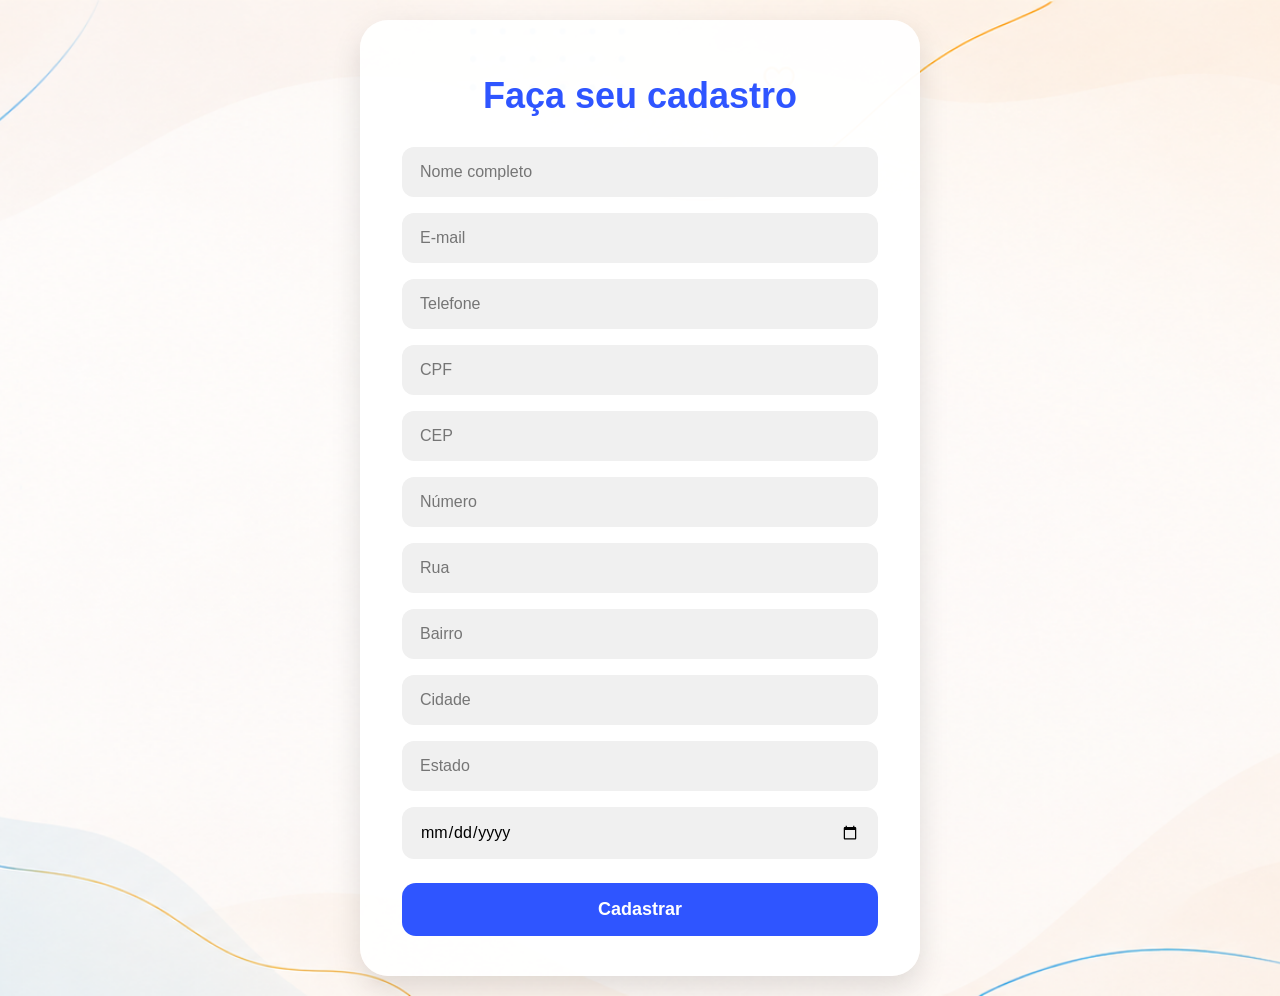
<file: Front-end/html/cadastro.html>
<!DOCTYPE html>
<html lang="pt-br">
<head>
    <meta charset="UTF-8">
    <meta name="viewport" content="width=device-width, initial-scale=1.0">
    <title>Cadastro - Conecta++</title>
    <link rel="stylesheet" href="../css/cadastro.css">
</head>
<body>

    <main class="tela">
        <section class="card cadastro-card" id="etapaCadastro">
    <h1>Faça seu cadastro</h1>

    <form id="formCadastro">
        <input type="text" id="nome" placeholder="Nome completo">
        <input type="email" id="email" placeholder="E-mail">
        <input type="tel" id="telefone" placeholder="Telefone">
        <input type="text" id="cpf" placeholder="CPF">

        <input type="text" id="cep" placeholder="CEP">
        <input type="text" id="numero" placeholder="Número">
        <input type="text" id="rua" placeholder="Rua" readonly>
        <input type="text" id="bairro" placeholder="Bairro" readonly>
        <input type="text" id="cidade" placeholder="Cidade" readonly>
        <input type="text" id="estado" placeholder="Estado" readonly>

        <input type="date" id="dataNascimento">

        <button type="submit" class="btn-cadastrar">Cadastrar</button>
    </form>
</section>

<section class="card escolha-card hidden" id="etapaEscolha">
    <h1>O que deseja fazer?</h1>

    <div class="botoes-escolha">
        <button type="button" class="btn-opcao" onclick="selecionarOpcao('doar')">
            Quero doar
        </button>

        <button type="button" class="btn-opcao" onclick="selecionarOpcao('receber')">
            Quero receber doação
        </button>

        <button type="button" class="btn-opcao" onclick="selecionarOpcao('ambos')">
            Ambos
        </button>
    </div>
</section>

<section class="card mensagem-card hidden" id="etapaMensagem">
    <div class="icone-sucesso">✓</div>

    <h1>Cadastro realizado com sucesso!</h1>

    <p>
        O Sistema de Apoio ao Idoso agradece seu cadastro.<br><br>
        A ONG entrará em contato com você via WhatsApp para mais informações.
    </p>
</section>
    </main>
<section class="card necessidade-card hidden" id="etapaNecessidade">
    <h1>Qual é a sua necessidade?</h1>

    <textarea id="necessidadeTexto" placeholder="Escreva aqui sua necessidade"></textarea>

    <button type="button" class="btn-opcao" onclick="irParaSucesso()">
        Continuar
    </button>
</section>
  <script>

document.addEventListener("DOMContentLoaded", function () {

    const formCadastro = document.getElementById("formCadastro");

    const etapaCadastro = document.getElementById("etapaCadastro");
    const etapaEscolha = document.getElementById("etapaEscolha");
    const etapaNecessidade = document.getElementById("etapaNecessidade");
    const etapaMensagem = document.getElementById("etapaMensagem");

    /* ========================================= */
    /* CAMPOS */
    /* ========================================= */

    const cepInput = document.getElementById("cep");

    const ruaInput = document.getElementById("rua");
    const bairroInput = document.getElementById("bairro");
    const cidadeInput = document.getElementById("cidade");
    const estadoInput = document.getElementById("estado");

    /* ========================================= */
    /* BUSCAR CEP */
    /* ========================================= */

    async function buscarCep(cepBruto) {

        const cep = cepBruto.replace(/\D/g, "");

        if (cep.length !== 8) {
            return;
        }

        try {

            const resposta = await fetch(
                `https://viacep.com.br/ws/${cep}/json/`
            );

            if (!resposta.ok) {
                throw new Error("Erro ao buscar CEP");
            }

            const data = await resposta.json();

            if (data.erro) {
                alert("CEP não encontrado.");
                return;
            }

            ruaInput.value = data.logradouro || "";
            bairroInput.value = data.bairro || "";
            cidadeInput.value = data.localidade || "";
            estadoInput.value = data.uf || "";

        } catch (erro) {

            console.error(erro);

            alert("Erro ao buscar CEP.");

        }
    }

    cepInput.addEventListener("blur", function () {
        buscarCep(this.value);
    });

    /* ========================================= */
    /* CADASTRO */
    /* ========================================= */

    formCadastro.addEventListener("submit", function (event) {

        event.preventDefault();

        const nome = document.getElementById("nome").value.trim();

        const email = document.getElementById("email").value.trim();

        const telefone = document.getElementById("telefone").value.trim();

        const cpf = document.getElementById("cpf").value.trim();

        const cep = document.getElementById("cep").value.trim();

        const numero = document.getElementById("numero").value.trim();

        const rua = ruaInput.value.trim();

        const bairro = bairroInput.value.trim();

        const cidade = cidadeInput.value.trim();

        const estado = estadoInput.value.trim();

        const dataNascimento = document
            .getElementById("dataNascimento")
            .value;

        if (
            !nome ||
            !email ||
            !telefone ||
            !cpf ||
            !cep ||
            !numero
        ) {

            alert("Preencha todos os campos.");
            return;
        }

        /* ========================================= */
        /* ENDEREÇO */
        /* ========================================= */

        const enderecoCompleto =
            `${rua}, ${numero} - ${bairro}, ${cidade}/${estado}`;

        /* ========================================= */
        /* SALVAR USUÁRIOS */
        /* ========================================= */

        const usuariosCadastrados = JSON.parse(
            localStorage.getItem("usuariosCadastrados") || "[]"
        );

        usuariosCadastrados.unshift({

            nome,
            email,
            telefone,
            cpf,

            endereco: enderecoCompleto,

            dataNascimento

        });

        localStorage.setItem(
            "usuariosCadastrados",
            JSON.stringify(usuariosCadastrados)
        );

        /* ========================================= */
        /* CADASTRO TEMPORÁRIO */
        /* ========================================= */

        const cadastroAtual = {

            nome,
            email,
            telefone,
            cpf,

            endereco: enderecoCompleto,

            dataNascimento

        };

        localStorage.setItem(
            "cadastroAtual",
            JSON.stringify(cadastroAtual)
        );

        etapaCadastro.classList.add("hidden");

        etapaEscolha.classList.remove("hidden");

    });

    /* ========================================= */
    /* ESCOLHER OPÇÃO */
    /* ========================================= */

    window.selecionarOpcao = function (opcao) {

        localStorage.setItem(
            "opcaoCadastro",
            opcao
        );

        etapaEscolha.classList.add("hidden");

        etapaNecessidade.classList.remove("hidden");

    };

    /* ========================================= */
    /* FINALIZAR */
    /* ========================================= */

    window.irParaSucesso = function () {

        const necessidade = document
            .getElementById("necessidadeTexto")
            .value
            .trim();

        if (!necessidade) {

            alert("Escreva sua necessidade.");

            return;
        }

        const cadastroAtual = JSON.parse(
            localStorage.getItem("cadastroAtual") || "null"
        );

        const opcao = localStorage.getItem(
            "opcaoCadastro"
        ) || "";

        if (!cadastroAtual) {

            alert("Cadastro não encontrado.");

            return;
        }

        /* ========================================= */
        /* INTERESSES */
        /* ========================================= */

        const interesses = JSON.parse(
            localStorage.getItem("interessesCadastrados") || "[]"
        );

        interesses.unshift({

            nome: cadastroAtual.nome,

            tipo: opcao,

            necessidade: necessidade,

            status: "Pendente",

            dataSolicitacao:
                new Date().toLocaleDateString("pt-BR")

        });

        localStorage.setItem(
            "interessesCadastrados",
            JSON.stringify(interesses)
        );

        /* ========================================= */
        /* LIMPAR */
        /* ========================================= */

        localStorage.removeItem("cadastroAtual");

        localStorage.removeItem("opcaoCadastro");

        /* ========================================= */
        /* TELA SUCESSO */
        /* ========================================= */

        etapaNecessidade.classList.add("hidden");

        etapaMensagem.classList.remove("hidden");

    };

});

</script>

</body>
</html>
</file>
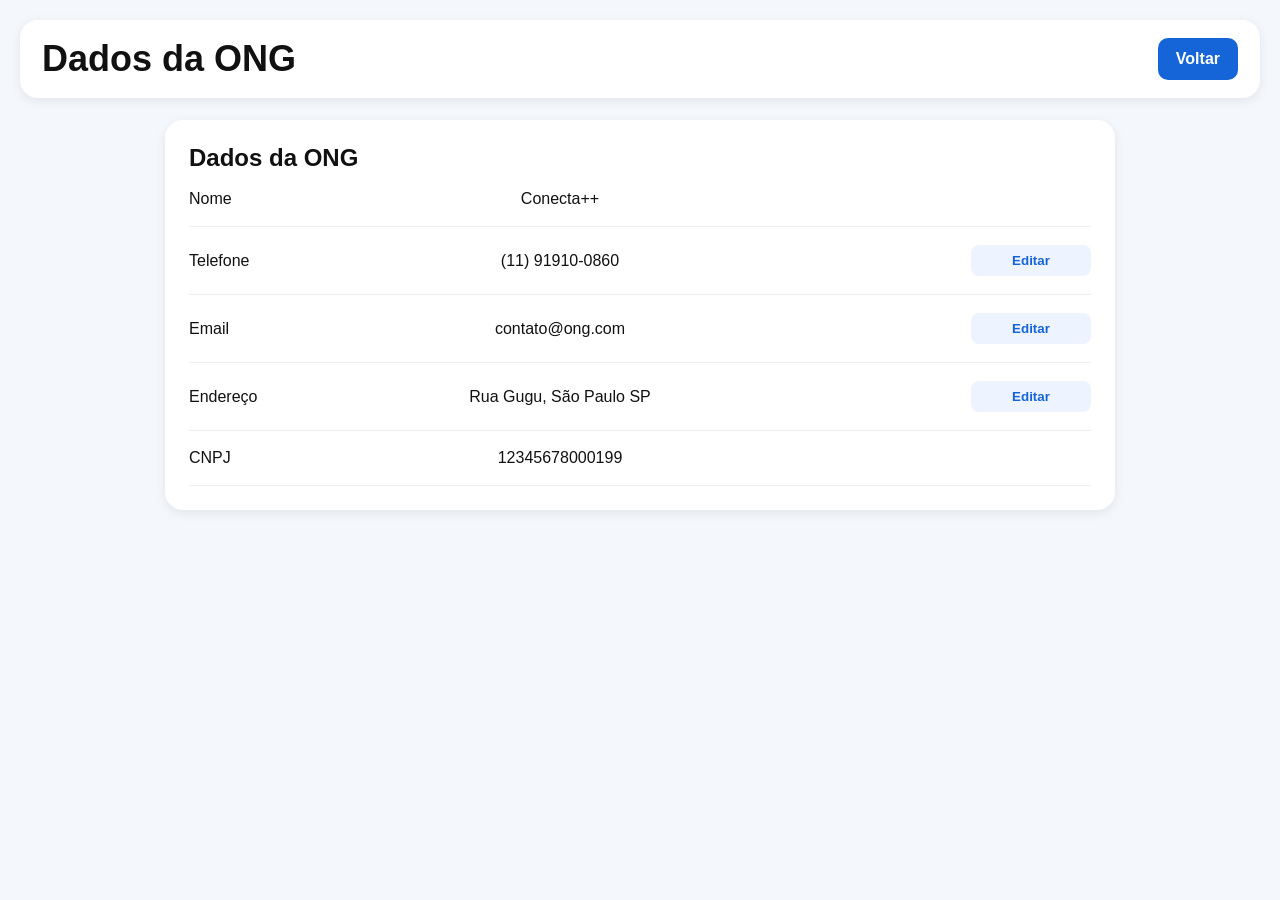
<file: Front-end/html/dados-ong.html>
<!DOCTYPE html>
<html lang="pt-br">
<head>
    <meta charset="UTF-8">
    <meta name="viewport" content="width=device-width, initial-scale=1.0">
    <title>Dados da ONG</title>
    <link rel="stylesheet" href="../css/admin.css">
</head>
<body>

    <main class="main">
        <header class="topbar">
            <h1>Dados da ONG</h1>
            <a href="admin.html" class="profile-btn" style="text-decoration:none; display:inline-block;">
                Voltar
            </a>
        </header>

        <section class="card ong-card">
    <h2>Dados da ONG</h2>

    <div class="info">
        <span>Nome</span>
        <div class="editable">
            <span id="ongNomeText">Conecta++</span>
        </div>
    </div>

    <div class="info">
        <span>Telefone</span>
        <div class="editable">
            <span id="ongTelefoneText">(11) 91910-0860</span>
        </div>
        <button onclick="abrirEdicaoONG('telefone')">Editar</button>
    </div>

    <div class="info">
        <span>Email</span>
        <div class="editable">
            <span id="ongEmailText">contato@ong.com</span>
        </div>
        <button onclick="abrirEdicaoONG('email')">Editar</button>
    </div>

    <div class="info">
        <span>Endereço</span>
        <div class="editable">
            <span id="ongEnderecoText">Rua Gugu, São Paulo SP</span>
        </div>
        <button onclick="abrirEdicaoONG('endereco')">Editar</button>
    </div>

    <div class="info">
        <span>CNPJ</span>
        <div class="editable">
            <span id="ongCnpjText">12345678000199</span>
        </div>
    </div>
</section>
    </main>

    <script>
        function editarONG(campo) {
            const campos = {
                telefone: { texto: "ongTelefoneText", input: "ongTelefoneInput" },
                email: { texto: "ongEmailText", input: "ongEmailInput" },
                endereco: { texto: "ongEnderecoText", input: "ongEnderecoInput" }
            };

            const alvo = campos[campo];
            if (!alvo) return;

            const span = document.getElementById(alvo.texto);
            const input = document.getElementById(alvo.input);

            span.classList.add("hidden-input");
            input.classList.remove("hidden-input");
            input.focus();
        }

        function salvarDadosONG() {
            const telefone = document.getElementById("ongTelefoneInput").value.trim();
            const email = document.getElementById("ongEmailInput").value.trim();
            const endereco = document.getElementById("ongEnderecoInput").value.trim();

            localStorage.setItem("ongTelefone", telefone);
            localStorage.setItem("ongEmail", email);
            localStorage.setItem("ongEndereco", endereco);

            document.getElementById("ongTelefoneText").textContent = telefone;
            document.getElementById("ongEmailText").textContent = email;
            document.getElementById("ongEnderecoText").textContent = endereco;

            document.getElementById("ongTelefoneText").classList.remove("hidden-input");
            document.getElementById("ongEmailText").classList.remove("hidden-input");
            document.getElementById("ongEnderecoText").classList.remove("hidden-input");

            document.getElementById("ongTelefoneInput").classList.add("hidden-input");
            document.getElementById("ongEmailInput").classList.add("hidden-input");
            document.getElementById("ongEnderecoInput").classList.add("hidden-input");

            alert("Dados da ONG salvos com sucesso!");
        }

        function carregarDadosONG() {
            const telefone = localStorage.getItem("ongTelefone");
            const email = localStorage.getItem("ongEmail");
            const endereco = localStorage.getItem("ongEndereco");

            if (telefone) {
                document.getElementById("ongTelefoneText").textContent = telefone;
                document.getElementById("ongTelefoneInput").value = telefone;
            }

            if (email) {
                document.getElementById("ongEmailText").textContent = email;
                document.getElementById("ongEmailInput").value = email;
            }

            if (endereco) {
                document.getElementById("ongEnderecoText").textContent = endereco;
                document.getElementById("ongEnderecoInput").value = endereco;
            }
        }

        document.addEventListener("DOMContentLoaded", carregarDadosONG);
        let campoONGAtual = "";

function abrirEdicaoONG(campo) {
    campoONGAtual = campo;

    const titulos = {
        telefone: "Editar telefone",
        email: "Editar email",
        endereco: "Editar endereço"
    };

    const valores = {
        telefone: document.getElementById("ongTelefoneText").textContent,
        email: document.getElementById("ongEmailText").textContent,
        endereco: document.getElementById("ongEnderecoText").textContent
    };

    document.getElementById("tituloEditarONG").textContent = titulos[campo];
    document.getElementById("valorEditarONG").value = valores[campo];
    document.getElementById("modalEditarONG").classList.remove("hidden");
}

function fecharEdicaoONG() {
    document.getElementById("modalEditarONG").classList.add("hidden");
}

function confirmarEdicaoONG() {
    const novoValor = document.getElementById("valorEditarONG").value.trim();

    if (!novoValor) {
        alert("Preencha o campo.");
        return;
    }

    if (campoONGAtual === "telefone") {
        document.getElementById("ongTelefoneText").textContent = novoValor;
        localStorage.setItem("ongTelefone", novoValor);
    }

    if (campoONGAtual === "email") {
        document.getElementById("ongEmailText").textContent = novoValor;
        localStorage.setItem("ongEmail", novoValor);
    }

    if (campoONGAtual === "endereco") {
        document.getElementById("ongEnderecoText").textContent = novoValor;
        localStorage.setItem("ongEndereco", novoValor);
    }

    fecharEdicaoONG();
    alert("Salvo com sucesso!");
}

function carregarDadosONG() {
    const telefone = localStorage.getItem("ongTelefone");
    const email = localStorage.getItem("ongEmail");
    const endereco = localStorage.getItem("ongEndereco");

    if (telefone) {
        document.getElementById("ongTelefoneText").textContent = telefone;
    }

    if (email) {
        document.getElementById("ongEmailText").textContent = email;
    }

    if (endereco) {
        document.getElementById("ongEnderecoText").textContent = endereco;
    }
}

document.addEventListener("DOMContentLoaded", carregarDadosONG);
    </script>
<div id="modalEditarONG" class="modal hidden">
    <div class="modal-content">
        <h2 id="tituloEditarONG">Editar</h2>

        <input
            type="text"
            id="valorEditarONG"
            placeholder="Novo valor"
        >

        <div class="modal-actions">
            <button class="btn-cancelar" onclick="fecharEdicaoONG()">
                Cancelar
            </button>

            <button class="btn-salvar" onclick="confirmarEdicaoONG()">
                Salvar
            </button>
        </div>
    </div>
</div>
</body>
</html>
<div id="modalEditarONG" class="modal hidden">
    <div class="modal-content">
        <h2 id="tituloEditarONG">Editar</h2>

        <input
            type="text"
            id="valorEditarONG"
            placeholder="Novo valor"
        >

        <div class="modal-actions">
            <button class="btn-cancelar" onclick="fecharEdicaoONG()">
                Cancelar
            </button>

            <button class="btn-salvar" onclick="confirmarEdicaoONG()">
                Salvar
            </button>
        </div>
    </div>
</div>
</file>
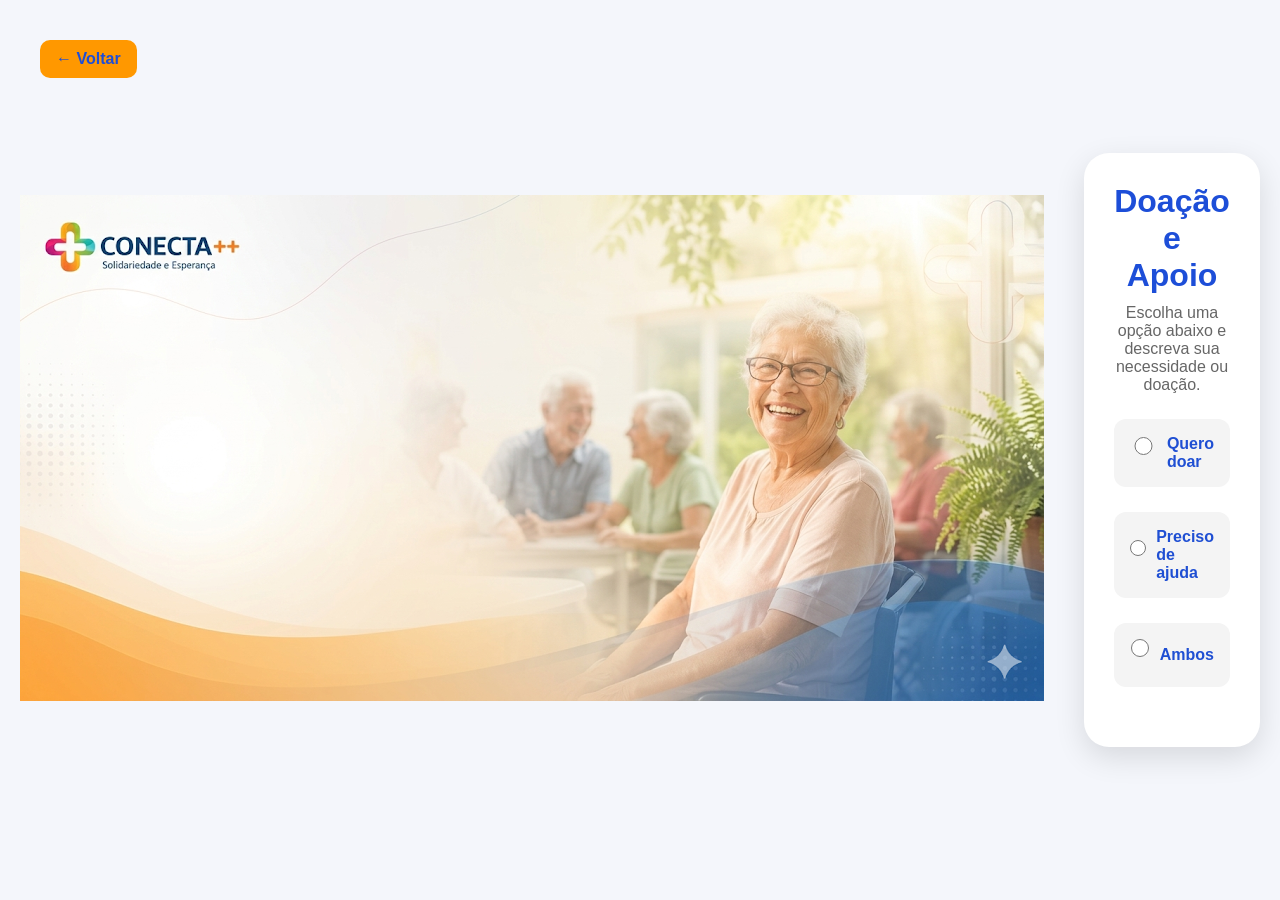
<file: Front-end/html/doacao.html>
<!DOCTYPE html>
<html lang="pt-br">

<head>

<meta charset="UTF-8">
<meta name="viewport" content="width=device-width, initial-scale=1.0">

<title>Doações - Conecta++</title>

<link rel="stylesheet" href="../css/style.css">

</head>

<body class="cadastro-page">

<a href="cadastro.html" class="btn-voltar">
← Voltar
</a>

<div class="logo-area">
<img src="../Imagens/b1.png" alt="Conecta++">
</div>

<div class="container-form">

<h1>Doação e Apoio</h1>

<p class="texto-cadastro">
Escolha uma opção abaixo e descreva sua necessidade ou doação.
</p>

<form>

<div class="opcoes-doacao">

<label class="opcao">
<input type="radio" name="tipo" onclick="mostrarFormulario()" required>
<span>Quero doar</span>
</label>

<label class="opcao">
<input type="radio" name="tipo" onclick="mostrarFormulario()">
<span>Preciso de ajuda</span>
</label>

<label class="opcao">
<input type="radio" name="tipo" onclick="mostrarFormulario()">
<span>Ambos</span>
</label>

</div>

<!-- ÁREA OCULTA -->
<div id="areaDescricao">

<textarea
maxlength="1300"
placeholder="Descreva sua necessidade ou doação..."
required
></textarea>

<p class="contador">
Máximo de 1300 caracteres
</p>

<button type="button" onclick="finalizarCadastro()">
Finalizar Cadastro
</button>

</div>

</form>

</div>

<script src="../js/doacao 1.js"></script>

</body>
</html>
</file>
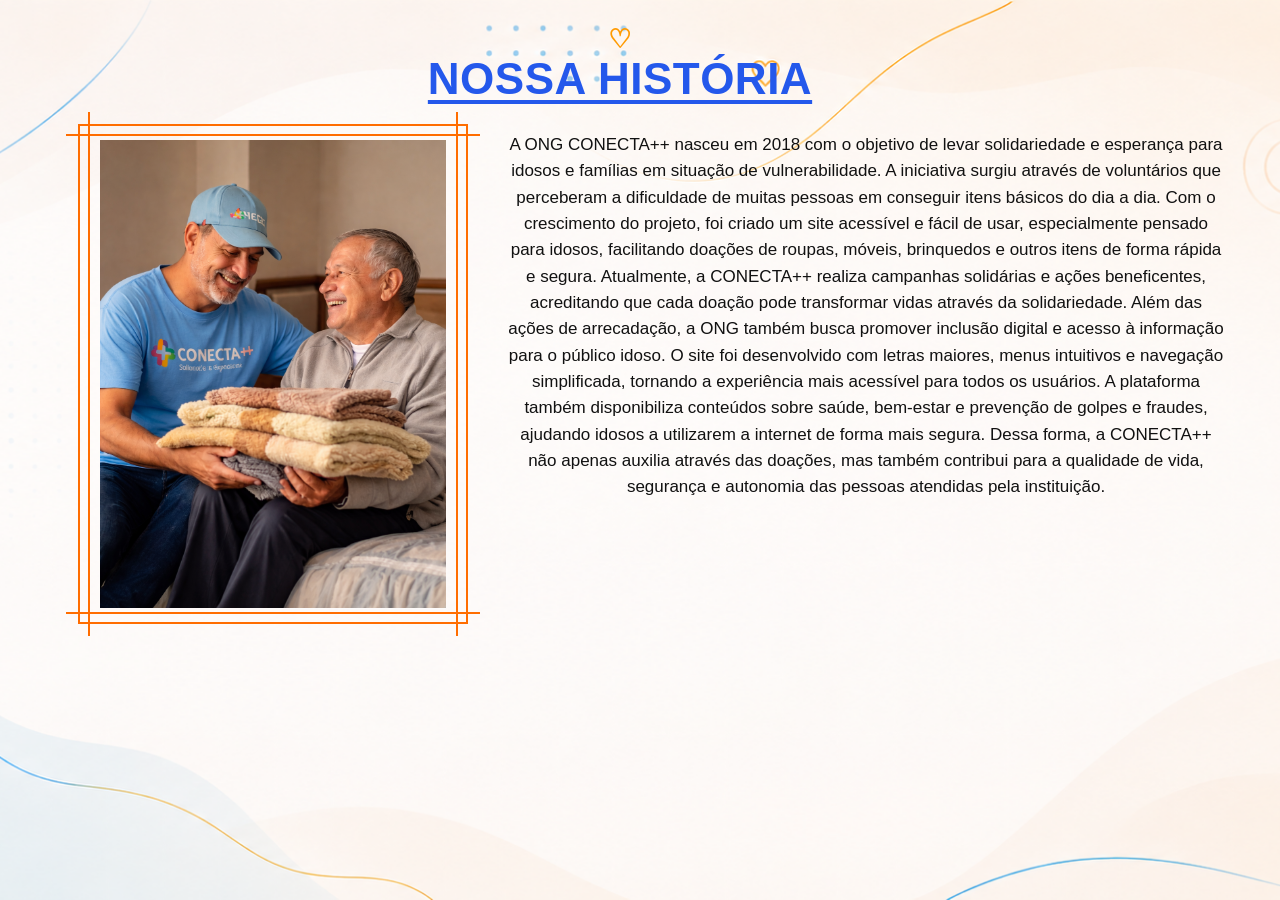
<file: Front-end/html/historia.html>
<!DOCTYPE html>
<html lang="pt-br">
<head>
   <meta charset="UTF-8">
    <title>Nossa História</title>

    <link rel="stylesheet" href="../css/historia.css">
  <style>
    * {
      margin: 0;
      padding: 0;
      box-sizing: border-box;
      font-family: Arial, Helvetica, sans-serif;
    }



    .pagina {
      min-height: 100vh;
      padding: 24px 28px;
    }

    .topo {
      display: flex;
      align-items: flex-start;
      justify-content: space-between;
      max-width: 1366px;
      margin: 0 auto;
    }

    .logo {
      width: 80px;
      height: auto;
      margin-top: 6px;
    }

    .titulo-area {
      flex: 1;
      display: flex;
      justify-content: center;
      padding-top: 30px;
      padding-right: 40px;
    }

    .titulo {
      position: relative;
      font-size: 44px;
      font-weight: 800;
      color: #2458eb;
      text-transform: uppercase;
      text-decoration: underline;
      text-decoration-thickness: 4px;
      text-underline-offset: 6px;
      letter-spacing: 0.5px;
    }

    .coracao {
      position: absolute;
      top: -28px;
      left: 50%;
      transform: translateX(-50%);
      color: #ff9a00;
      font-size: 26px;
      line-height: 1;
    }

    .conteudo {
      max-width: 1366px;
      margin: 10px auto 0;
      display: grid;
      grid-template-columns: 430px 1fr;
      gap: 48px;
      align-items: start;
    }

    .foto-box {
      position: relative;
      width: 390px;
      height: 500px;
      margin-left: 50px;
      margin-top: 10px;
    }

    .foto-box img {
      position: absolute;
      inset: 16px 22px;
      width: calc(100% - 44px);
      height: calc(100% - 32px);
      object-fit: cover;
      z-index: 2;
    }

    .moldura {
      position: absolute;
      inset: 0;
      border: 2px solid #ff6d00;
      z-index: 1;
    }

    .linha {
      position: absolute;
      background: #ff6d00;
      z-index: 3;
    }

    .linha.top {
      top: 10px;
      left: -12px;
      right: -12px;
      height: 2px;
    }

    .linha.bottom {
      bottom: 10px;
      left: -12px;
      right: -12px;
      height: 2px;
    }

    .linha.left {
      left: 10px;
      top: -12px;
      bottom: -12px;
      width: 2px;
    }

    .linha.right {
      right: 10px;
      top: -12px;
      bottom: -12px;
      width: 2px;
    }

    .texto {
      max-width: 720px;
      text-align: center;
      color: #111;
      margin-top: 18px;
    }

    .texto p {
      font-size: 17px;
      line-height: 1.55;
      margin-bottom: 14px;
    }

    @media (max-width: 1100px) {
      .topo {
        flex-direction: column;
        align-items: flex-start;
      }

      .titulo-area {
        justify-content: flex-start;
        padding-top: 10px;
        padding-right: 0;
      }

      .conteudo {
        grid-template-columns: 1fr;
        gap: 30px;
      }

      .foto-box {
        margin: 0 auto;
      }

      .texto {
        margin: 0 auto;
        padding: 0 16px 24px;
      }
    }

    @media (max-width: 600px) {
      .titulo {
        font-size: 32px;
      }

      .foto-box {
        width: 300px;
        height: 410px;
      }

      .texto p {
        font-size: 15px;
      }
    }
  </style>
</head>
<body>
  <div class="pagina">
    <div class="topo">
    

      <div class="titulo-area">
        <h1 class="titulo">
          <span class="coracao">♡</span>
          Nossa História
        </h1>
      </div>
    </div>

    <div class="conteudo">
      <div class="foto-box">
        <span class="moldura"></span>
        <span class="linha top"></span>
        <span class="linha bottom"></span>
        <span class="linha left"></span>
        <span class="linha right"></span>

       <img src="../Imagens/foto-historia.png"
     alt="Nossa História"
     class="foto-historia">
      </div>

      <div class="texto">
        <p>
          A ONG CONECTA++ nasceu em 2018 com o objetivo de levar solidariedade e esperança para idosos e famílias em situação de vulnerabilidade. A iniciativa surgiu através de voluntários que perceberam a dificuldade de muitas pessoas em conseguir itens básicos do dia a dia.

Com o crescimento do projeto, foi criado um site acessível e fácil de usar, especialmente pensado para idosos, facilitando doações de roupas, móveis, brinquedos e outros itens de forma rápida e segura. Atualmente, a CONECTA++ realiza campanhas solidárias e ações beneficentes, acreditando que cada doação pode transformar vidas através da solidariedade.

Além das ações de arrecadação, a ONG também busca promover inclusão digital e acesso à informação para o público idoso. O site foi desenvolvido com letras maiores, menus intuitivos e navegação simplificada, tornando a experiência mais acessível para todos os usuários.

A plataforma também disponibiliza conteúdos sobre saúde, bem-estar e prevenção de golpes e fraudes, ajudando idosos a utilizarem a internet de forma mais segura. Dessa forma, a CONECTA++ não apenas auxilia através das doações, mas também contribui para a qualidade de vida, segurança e autonomia das pessoas atendidas pela instituição.
        </p>
      </div>
    </div>
  </div>
</body>
</html>
</file>
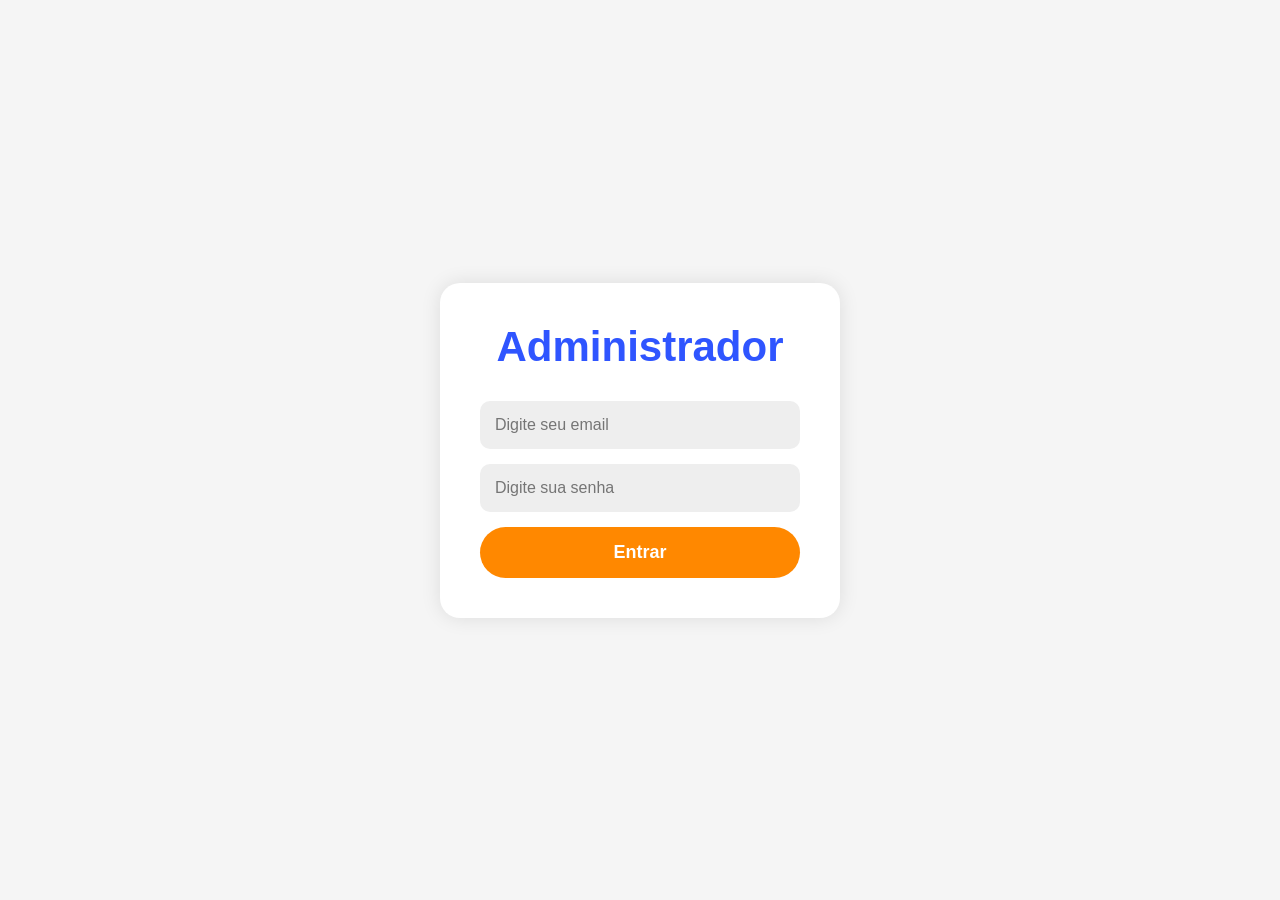
<file: Front-end/html/login-admin.html>
<!DOCTYPE html>
<html lang="pt-br">
<head>
  <meta charset="UTF-8">
  <meta name="viewport" content="width=device-width, initial-scale=1.0">
  <title>Login Administrativo</title>

  <style>
    *{
      margin:0;
      padding:0;
      box-sizing:border-box;
      font-family:Arial, Helvetica, sans-serif;
    }

    body{
      display:flex;
      justify-content:center;
      align-items:center;
      min-height:100vh;
      background:#f5f5f5;
    }

    .login-box{
      background:white;
      padding:40px;
      border-radius:20px;
      width:400px;
      box-shadow:0 0 20px rgba(0,0,0,0.1);
      text-align:center;
    }

    .login-box h1{
      color:#2f55ff;
      margin-bottom:30px;
      font-size:42px;
    }

    .login-box input{
      width:100%;
      padding:15px;
      margin-bottom:15px;
      border:none;
      border-radius:10px;
      background:#eee;
      font-size:16px;
      outline:none;
    }

    .login-box button{
      width:100%;
      padding:15px;
      border:none;
      border-radius:50px;
      background:#ff8800;
      color:white;
      font-size:18px;
      font-weight:bold;
      cursor:pointer;
    }

    .login-box button:hover{
      background:#ff7700;
    }
  </style>
</head>

<body>
  <div class="login-box">
    <h1>Administrador</h1>

    <input type="text" id="usuario" placeholder="Digite seu email">
    <input type="password" id="senha" placeholder="Digite sua senha">

    <button type="button" onclick="fazerLogin()">Entrar</button>
  </div>

  <script>
function fazerLogin() {
    const usuario = document.getElementById("usuario").value.trim().toLowerCase();
    const senha = document.getElementById("senha").value.trim();

    if (usuario === "admi" && senha === "1234") {
        localStorage.setItem("tipoUsuario", "administrador");
        window.location.href = "admin.html";
        return;
    }

    if (usuario === "atend" && senha === "1234") {
        localStorage.setItem("tipoUsuario", "atendente");
        localStorage.setItem("atendenteEmail", usuario);
        window.location.href = "atendente.html";
        return;
    }

    alert("Login ou senha incorretos!");
}
</script>
</body>
</html>
</file>
<file: Front-end/css/style.css>
/* ===== ESTILO GERAL ===== */

/* ===== RESET ===== */

*{
  margin:0;
  padding:0;
  box-sizing:border-box;
}

body{
  font-family: Arial, sans-serif;
  overflow-x:hidden;
}

/* ===== HEADER ===== */

header{
  width:100%;
  padding:20px 40px;
  position:absolute;
  top:0;
  left:0;
  z-index:1000;
}

.menu{
  display:flex;
  justify-content:flex-end;
  align-items:center;
  gap:25px;
  flex-wrap:wrap;
}

.menu a{
  text-decoration:none;
  color:#1f4fd3;
  font-weight:bold;
  font-size:18px;
}

.menu a:hover{
  color:#ff9800;
}

/* ===== HERO ===== */

.hero{
  width:100%;
  height:100vh;

  background-image:url('../Imagens/b1.png');

  background-size:cover;
  background-position: right center;
  background-repeat:no-repeat;

  display:flex;
  align-items:center;
  justify-content:flex-start;

  padding:100px 100px;

  position:relative;
}

.hero::before{
  content:"";
  position:absolute;
  inset:0;
  background:rgba(255,255,255,0.10);
}

.hero-texto{
  max-width:550px;

  position:relative;
  z-index:2;

  margin-left:20px;
}

.hero-texto h1{
  font-size:52px;
  margin-bottom:20px;
  line-height:1.2;
  color:#111;
}

.hero-texto span{
  color:#3b55e6;
}

.hero-texto p{
  font-size:18px;
  line-height:1.5;
  color:#222;
  margin-bottom:35px;
}

.btn-principal{
  background:#ff9800;
  color:white;
  text-decoration:none;
  padding:16px 30px;
  border-radius:40px;
  font-size:22px;
  font-weight:bold;
  transition:0.3s;
}

.btn-principal:hover{
  background:#e68900;
}

/* ===== LOGIN ADMIN ===== */

.admin-area{
  position:relative;
  z-index:5;
}

.btn-admin{
  background:#ff9800;
  color:white;
  border:none;
  padding:10px 16px;
  border-radius:10px;
  font-weight:bold;
  cursor:pointer;
  font-size:15px;
}

.btn-admin:hover{
  background:#e68900;
}

.login-box{
  display:none;
  position:absolute;
  right:0;
  top:50px;
  background:white;
  width:320px;
  padding:25px;
  border-radius:20px;
  box-shadow:0 0 15px rgba(0,0,0,0.2);
}

.login-box h3{
  text-align:center;
  margin-bottom:20px;
  color:#1f4fd3;
  font-size:20px;
}

.login-box input{
  width:100%;
  padding:14px;
  margin-bottom:14px;
  border-radius:10px;
  border:1px solid #ccc;
}

.login-box button{
  width:100%;
  padding:14px;
  border:none;
  background:#1f4fd3;
  color:white;
  border-radius:10px;
  font-weight:bold;
  cursor:pointer;
}

.login-box button:hover{
  background:#163da8;
}

.esqueci{
  color:#1f4fd3;
  margin-top:15px;
  text-align:center;
  cursor:pointer;
  font-size:14px;
  font-weight:bold;
}

/* ===== MENU ADMIN ===== */

.menu-admin{
  display:none;
  position:fixed;
  top:90px;
  right:20px;
  background:white;
  width:320px;
  padding:20px;
  border-radius:15px;
  box-shadow:0 0 15px rgba(0,0,0,0.2);
  z-index:999;
  max-height:80vh;
  overflow-y:auto;
}

.menu-admin h2{
  text-align:center;
  color:#1f4fd3;
  margin-bottom:20px;
}

.menu-admin button{
  width:100%;
  margin-bottom:10px;
  padding:12px;
  border:none;
  background:#1f4fd3;
  color:white;
  border-radius:8px;
  cursor:pointer;
}

.menu-admin button:hover{
  background:#163da8;
}

/* ===== RESPONSIVO ===== */

@media(max-width:900px){

.hero{
  justify-content:center;
  text-align:center;
  padding:120px 20px;
}

.hero-texto h1{
  font-size:40px;
}

.hero-texto p{
  font-size:18px;
}

.menu{
  justify-content:center;
}

}


/* ===== PÁGINA CADASTRO ===== */

.cadastro-page{
  min-height:100vh;

  background-image:url('../Imagens/b1.png');

  background-size:cover;

  background-position:center right;

  background-repeat:no-repeat;

  display:flex;
  justify-content:center;
  align-items:center;

  padding:40px;
}

/* ===== BOTÃO VOLTAR ===== */

.btn-voltar{
  position:absolute;
  top:20px;
  left:20px;

  color:white;
  text-decoration:none;
  font-weight:bold;
  font-size:16px;

  background:#1f4fd3;

  padding:8px 14px;

  border-radius:8px;

  z-index:10;
}


/* ===== FORMULÁRIO ===== */

.container-form{
  width:100%;
  max-width:450px;

  background:rgba(255,255,255,0.96);

  padding:40px;

  border-radius:20px;

  box-shadow:0 0 20px rgba(0,0,0,0.2);
}

.container-form h1{
  text-align:center;
  color:#1f4fd3;
  margin-bottom:10px;
}

.texto-cadastro{
  text-align:center;
  color:#555;
  margin-bottom:25px;
}

.container-form form{
  display:flex;
  flex-direction:column;
  gap:15px;
}

.container-form input{
  padding:14px;

  border-radius:10px;

  border:1px solid #ccc;

  font-size:15px;
}

.container-form input:focus{
  outline:none;
  border-color:#1f4fd3;
}

.container-form button{
  background:#ff9800;

  color:white;

  border:none;

  padding:15px;

  border-radius:30px;

  font-size:18px;

  font-weight:bold;

  cursor:pointer;

  transition:0.3s;
}

.container-form button:hover{
  background:#e68900;
}

/* ===== POPUP ===== */

.popup{
  position:fixed;

  top:0;
  left:0;

  width:100%;
  height:100%;

  background:rgba(0,0,0,0.6);

  display:none;

  justify-content:center;
  align-items:center;

  z-index:9999;
}

.popup-box{
  background:white;

  padding:35px;

  border-radius:20px;

  text-align:center;

  animation:pop 0.3s ease;
}

.check{
  font-size:60px;

  color:green;

  margin-bottom:10px;
}

@keyframes pop{

from{
transform:scale(0.7);
opacity:0;
}

to{
transform:scale(1);
opacity:1;
}

}

/* ===== OPÇÕES ===== */

.opcoes-doacao{
  display:flex;
  flex-direction:column;
  gap:15px;

  margin-bottom:25px;
}

.opcao{
  background:#f4f4f4;

  padding:16px;

  border-radius:12px;

  cursor:pointer;

  display:flex;
  align-items:center;

  gap:12px;

  transition:0.3s;
}

.opcao:hover{
  background:#e9eefc;
}

.opcao input{
  width:18px;
  height:18px;
}

.opcao span{
  font-weight:bold;
  color:#1f4fd3;
}

/* ===== TEXTAREA ===== */

textarea{
  width:100%;
  height:180px;

  border-radius:12px;

  border:1px solid #ccc;

  padding:15px;

  resize:none;

  font-size:15px;

  font-family:Arial;
}

textarea:focus{
  outline:none;
  border-color:#1f4fd3;
}

.contador{
  font-size:13px;
  color:#666;
  margin-top:8px;
  margin-bottom:20px;
}

/* ===== BOTÃO SECUNDÁRIO ===== */

.btn-secundario{
  margin-top:20px;

  background:#1f4fd3;

  color:white;

  border:none;

  padding:14px 24px;

  border-radius:30px;

  font-size:18px;

  font-weight:bold;

  cursor:pointer;

  transition:0.3s;
}

.btn-secundario:hover{
  background:#163da8;
}

/* ===== LOGIN USUÁRIO ===== */

.login-usuario{
  display:none;

  margin-top:20px;

  background:rgba(255,255,255,0.95);

  padding:20px;

  border-radius:20px;

  width:320px;

  box-shadow:0 0 15px rgba(0,0,0,0.2);
}

.login-usuario h3{
  color:#1f4fd3;

  margin-bottom:15px;
}

.login-usuario input{
  width:100%;

  padding:12px;

  margin-bottom:12px;

  border-radius:10px;

  border:1px solid #ccc;
}

.login-usuario button{
  width:100%;

  padding:12px;

  border:none;

  background:#ff9800;

  color:white;

  border-radius:10px;

  font-weight:bold;

  cursor:pointer;
}

.login-usuario button:hover{
  background:#e68900;
}

/* ===== BOTÕES HOME ===== */

.botoes-home{
  display:flex;
  align-items:center;
  gap:15px;
  margin-top:30px;
}

.btn-principal,
.btn-secundario{
  height:55px;

  display:flex;
  align-items:center;
  justify-content:center;
}

.hero-texto{
  margin-top: 60px;
}

.botoes-home{
  gap: 40px;
}

/* ===== PAINEL ADMIN (NOVO LAYOUT PROFISSIONAL) ===== */

.painel-admin{
  width:100%;
  max-width:1000px;
  margin:auto;
  background:rgba(255,255,255,0.96);
  padding:30px;
  border-radius:25px;
  box-shadow:0 0 20px rgba(0,0,0,0.2);
  position:relative;
}

/* RELATÓRIO */
.relatorio{
  background:#f4f6ff;
  padding:15px;
  border-radius:12px;
  margin-bottom:20px;
}

.relatorio h2{
  color:#1f4fd3;
  margin-bottom:10px;
}

.relatorio ul{
  list-style:none;
  font-size:14px;
}

.relatorio li{
  padding:5px 0;
}

/* GRID PRINCIPAL */
.grid-admin{
  display:grid;
  grid-template-columns:1fr 1fr;
  gap:12px;
}

.grid-admin button{
  background:#1f4fd3;
  color:white;
  border:none;
  padding:14px;
  border-radius:12px;
  font-size:14px;
  font-weight:bold;
  cursor:pointer;
  transition:0.3s;
}

.grid-admin button:hover{
  background:#163da8;
  transform:scale(1.03);
}

/* MENU SUPERIOR (BOTÕES ADMIN CRÍTICOS) */
.menu-superior{
  position:absolute;
  top:20px;
  right:20px;
}

.btn-menu{
  background:#1f4fd3;
  color:white;
  border:none;
  padding:10px 14px;
  border-radius:10px;
  cursor:pointer;
  font-weight:bold;
}

.menu-dropdown{
  display:none;
  position:absolute;
  top:45px;
  right:0;
  background:white;
  width:200px;
  border-radius:12px;
  box-shadow:0 0 15px rgba(0,0,0,0.2);
  padding:10px;
}

.menu-dropdown button{
  width:100%;
  margin-bottom:8px;
  padding:10px;
  border:none;
  background:#ff9800;
  color:white;
  border-radius:8px;
  cursor:pointer;
}

.menu-dropdown button:hover{
  background:#e68900;
}

/* BOTÃO VOLTAR (caso use no admin) */
.btn-voltar{
  display:inline-block;
  margin-bottom:20px;
  background:#ff9800;
  color:white;
  padding:10px 16px;
  border-radius:10px;
  text-decoration:none;
  font-weight:bold;
}

/* ===== DOAÇÃO ===== */

.container-form{
max-width:600px;
margin:50px auto;
background:white;
padding:25px;
border-radius:10px;
box-shadow:0 0 10px rgba(0,0,0,0.1);
}

.cadastro-page{
background:#eef2f7;
font-family:Arial;
}

.btn-voltar{
display:inline-block;
margin:20px;
text-decoration:none;
color:#1f4fd3;
font-weight:bold;
}

.opcoes-doacao{
margin-bottom:20px;
}

.opcao{
display:flex;
align-items:center;
gap:10px;
margin-bottom:10px;
cursor:pointer;
}

#areaDescricao{
display:none;
margin-top:20px;
}

textarea{
width:100%;
padding:12px;
border:1px solid #ccc;
border-radius:8px;
height:120px;
resize:none;
}

button{
background:#1f4fd3;
color:white;
border:none;
padding:12px;
border-radius:8px;
cursor:pointer;
width:100%;
margin-top:10px;
}

button:hover{
background:#163aa8;
}

.contador{
font-size:13px;
color:#666;
margin-top:5px;
}


.b1-area{
width:100vw;
height:100vh;
display:block;
object-fit:cover;
}




body.cadastro-page {
  margin: 0;
  min-height: 100vh;
  display: flex;
  justify-content: center;
  align-items: center;
  gap: 40px;
  padding: 20px;
  box-sizing: border-box;
  background: #f4f6fb;
  font-family: Arial, Helvetica, sans-serif;
}

/* botão voltar */
.btn-voltar {
  position: fixed;
  top: 20px;
  left: 20px;
  text-decoration: none;
  color: #1d4ed8;
  font-weight: bold;
  z-index: 10;
}

/* imagem */
.b1-area {
  width: 60%;
  max-width: 850px;
  height: 90vh;
  object-fit: cover;
  border-radius: 25px;
  display: block;
}

/* formulário */
.container-form {
  width: 380px;
  max-height: 90vh;
  overflow-y: auto;
  background: white;
  padding: 30px;
  border-radius: 25px;
  box-shadow: 0 10px 30px rgba(0,0,0,0.12);
}

.container-form h1 {
  text-align: center;
  color: #1d4ed8;
  margin-bottom: 10px;
}

.texto-cadastro {
  text-align: center;
  color: #666;
  margin-bottom: 25px;
}

.container-form input {
  width: 100%;
  padding: 14px;
  margin-bottom: 14px;
  border: 1px solid #dcdcdc;
  border-radius: 12px;
  font-size: 15px;
  box-sizing: border-box;
}

.container-form button {
  width: 100%;
  padding: 14px;
  border: none;
  border-radius: 12px;
  background: #1d4ed8;
  color: white;
  font-size: 16px;
  cursor: pointer;
}

.container-form button:hover {
  background: #1e40af;
}

/* ========================================= */
/* POPUP */
/* ========================================= */

.popup{

    position: fixed;

    top: 0;
    left: 0;

    width: 100%;
    height: 100vh;

    background: rgba(0,0,0,0.5);

    display: flex;

    justify-content: center;
    align-items: center;

    z-index: 999;
}

.popup-content{

    background: white;

    width: 90%;
    max-width: 500px;

    padding: 30px;

    border-radius: 20px;

    position: relative;

    animation: popupAnim 0.3s ease;
}

.popup-content h2{

    margin-bottom: 20px;

    color: #2563eb;
}

.popup-content p{

    line-height: 1.8;
}

.close-btn{

    position: absolute;

    top: 15px;
    right: 20px;

    font-size: 28px;

    cursor: pointer;
}

.hidden{
    display: none;
}

@keyframes popupAnim{

    from{
        transform: scale(0.8);
        opacity: 0;
    }

    to{
        transform: scale(1);
        opacity: 1;
    }
}
.acessibilidade{
    position: fixed;
    right: 20px;
    bottom: 20px;
    display: flex;
    flex-direction: column;
    gap: 10px;
    z-index: 99999;
}

.acessibilidade button{
    width: 70px;
    height: 70px;
    border: none;
    border-radius: 20px;
    background: #ff9500;
    color: white;
    font-size: 28px;
    font-weight: bold;
    cursor: pointer;
    box-shadow: 0 6px 18px rgba(0,0,0,0.2);
}
.mensagem-overlay{
    position: fixed;
    inset: 0;
    background: rgba(0, 0, 0, 0.35);
    display: flex;
    align-items: center;
    justify-content: center;
    z-index: 99999;
}

.mensagem-caixa{
    background: #fff;
    color: #1565d8;
    padding: 24px 36px;
    border-radius: 16px;
    font-size: 20px;
    font-weight: bold;
    box-shadow: 0 12px 35px rgba(0,0,0,0.2);
    border: 2px solid #1565d8;
}.success-modal{
    position: fixed;
    inset: 0;
    background: rgba(0,0,0,0.45);
    display: flex;
    align-items: center;
    justify-content: center;
    z-index: 99999;
}

.success-card{
    width: min(420px, 90vw);
    background: #fff;
    border-radius: 22px;
    padding: 28px 26px;
    box-shadow: 0 18px 45px rgba(0,0,0,0.2);
    text-align: center;
}

.success-card h2{
    margin: 0 0 12px;
    font-size: 28px;
    color: #111;
}

.success-card p{
    margin: 0 0 18px;
    color: #444;
    font-size: 16px;
    line-height: 1.5;
}

.success-card button{
    width: 100%;
    padding: 14px;
    border: 0;
    border-radius: 14px;
    background: #1f5fe0;
    color: #fff;
    font-weight: 700;
    cursor: pointer;
}

.hidden{
    display: none !important;
}
.success-modal{
    position: fixed;
    inset: 0;
    background: rgba(0, 0, 0, 0.45);
    display: flex;
    align-items: center;
    justify-content: center;
    z-index: 99999;
}

.success-card{
    width: min(420px, 90vw);
    background: #ffffff;
    border-radius: 22px;
    padding: 28px 26px;
    box-shadow: 0 18px 45px rgba(0,0,0,0.2);
    text-align: center;
}

.success-icon{
    width: 68px;
    height: 68px;
    margin: 0 auto 16px;
    border-radius: 50%;
    background: #22c55e;
    color: white;
    display: flex;
    align-items: center;
    justify-content: center;
    font-size: 38px;
    font-weight: bold;
}

.success-card h2{
    margin: 0 0 10px;
    font-size: 28px;
    color: #111;
}

.success-card p{
    margin: 0 0 18px;
    color: #444;
    font-size: 16px;
    line-height: 1.5;
}

.success-card button{
    width: 100%;
    padding: 14px;
    border: 0;
    border-radius: 14px;
    background: #1f5fe0;
    color: #fff;
    font-weight: 700;
    cursor: pointer;
}

.hidden{
    display: none !important;
}
#conteudoEditarInteresse select,
#conteudoEditarInteresse textarea{
    width: 100%;
    padding: 12px 14px;
    margin-bottom: 12px;
    border: 1px solid #ddd;
    border-radius: 10px;
    outline: none;
    font: inherit;
    background: white;
}

#conteudoEditarInteresse textarea{
    min-height: 120px;
    resize: vertical;
}
#valorEditarCadastro{
    width: 100%;
    padding: 12px 14px;
    margin-top: 10px;
    border: 1px solid #ddd;
    border-radius: 10px;
    outline: none;
}
.senha-box{
    display: flex;
    align-items: center;
    gap: 8px;
}

.btn-olho{
    border: none;
    background: transparent;
    cursor: pointer;
    font-size: 16px;
}
.input-senha-box{
    display: flex;
    align-items: center;
    gap: 10px;
}

.input-senha-box input{
    flex: 1;
}
/* ========================= */
/* PAINEL ADMIN */
/* ========================= */

body{
    margin:0;
    background:#eef2f7;
    font-family:Arial, Helvetica, sans-serif;
    display:flex;
}

.sidebar{
    width:280px;
    min-height:100vh;
    background:#1565d8;
    padding:20px;
    position:fixed;
    left:0;
    top:0;
}

.sidebar h2{
    color:white;
    margin-bottom:30px;
    font-size:20px;
}

.menu-group{
    margin-bottom:18px;
}

.menu-toggle{
    width:100%;
    padding:18px;
    border:none;
    border-radius:16px;
    background:white;
    color:#1565d8;
    font-size:16px;
    font-weight:bold;
    cursor:pointer;
    text-align:left;
}

.submenu{
    display:block;
    margin-top:10px;
}

.submenu a{
    display:block;
    background:#3d7be0;
    color:white;
    padding:16px;
    border-radius:14px;
    text-decoration:none;
    margin-top:8px;
    cursor:pointer;
}

.main{
    margin-left:280px;
    width:calc(100% - 280px);
    padding:24px;
}

.topbar{
    background:white;
    border-radius:20px;
    padding:24px;
    display:flex;
    justify-content:space-between;
    align-items:center;
    box-shadow:0 4px 12px rgba(0,0,0,0.08);
}

.topbar h1{
    margin:0;
    font-size:28px;
}

.profile-btn{
    background:#1565d8;
    color:white;
    border:none;
    padding:14px 20px;
    border-radius:12px;
    cursor:pointer;
    font-weight:bold;
}

.card{
    background:white;
    margin-top:26px;
    border-radius:22px;
    padding:26px;
    box-shadow:0 4px 12px rgba(0,0,0,0.08);
}

.card h2{
    margin-top:0;
    margin-bottom:22px;
}

.search-bar input{
    width:300px;
    padding:14px;
    border:1px solid #ddd;
    border-radius:12px;
    margin-bottom:24px;
}

table{
    width:100%;
    border-collapse:collapse;
}

thead{
    background:#f2f5fa;
}

th,
td{
    padding:18px;
    text-align:left;
    border-bottom:1px solid #eee;
}

.dropdown-actions{
    position:relative;
}

.dropdown-actions button{
    background:#edf3ff;
    color:#1565d8;
    border:none;
    padding:12px 16px;
    border-radius:10px;
    cursor:pointer;
}

.actions-menu{
    position:absolute;
    right:0;
    top:48px;
    background:white;
    width:200px;
    border-radius:14px;
    box-shadow:0 6px 18px rgba(0,0,0,0.12);
    overflow:hidden;
    z-index:999;
}

.actions-menu a{
    display:block;
    padding:14px;
    cursor:pointer;
}

.actions-menu a:hover{
    background:#f5f5f5;
}

.hidden{
    display:none !important;
}

.modal{
    position:fixed;
    inset:0;
    background:rgba(0,0,0,0.45);
    display:flex;
    justify-content:center;
    align-items:center;
    z-index:9999;
}

.modal-content{
    width:420px;
    background:white;
    padding:28px;
    border-radius:24px;
}

.modal-content h2{
    margin-top:0;
}

.modal-content input{
    width:100%;
    padding:14px;
    border:1px solid #ddd;
    border-radius:12px;
    margin-top:12px;
}

.modal-actions{
    display:flex;
    justify-content:flex-end;
    gap:12px;
    margin-top:24px;
}

.btn-cancelar{
    background:#ddd;
    border:none;
    padding:12px 18px;
    border-radius:12px;
    cursor:pointer;
}

.btn-salvar{
    background:#22c55e;
    color:white;
    border:none;
    padding:12px 18px;
    border-radius:12px;
    cursor:pointer;
}

.senha-box{
    display:flex;
    align-items:center;
    gap:8px;
}

.btn-olho{
    border:none;
    background:transparent;
    cursor:pointer;
    font-size:16px;
}

.input-senha-box{
    display:flex;
    align-items:center;
    gap:10px;
}

.input-senha-box input{
    flex:1;
}
#dadosONG .info{
    display:flex;
    justify-content:space-between;
    align-items:center;
    gap:16px;
    padding:18px 0;
    border-bottom:1px solid #eee;
}

#dadosONG .editable{
    min-width:220px;
}

#dadosONG .modal-actions{
    margin-top:20px;
    justify-content:flex-end;
}
#dadosONG .info{
    display:flex;
    justify-content:space-between;
    align-items:center;
    gap:16px;
    padding:18px 0;
    border-bottom:1px solid #eee;
}

#dadosONG .editable{
    min-width:220px;
}

#dadosONG .ong-actions{
    margin-top:20px;
    display:flex;
    justify-content:flex-end;
}
.popup.hidden {
    display: none;
}

.popup {
    position: fixed;
    inset: 0;
    background: rgba(0,0,0,0.5);
    display: flex;
    align-items: center;
    justify-content: center;
    z-index: 9999;
}

.popup-content {
    background: white;
    padding: 30px;
    border-radius: 20px;
    max-width: 500px;
    width: 90%;
    position: relative;
}

.close-btn {
    position: absolute;
    top: 10px;
    right: 15px;
    cursor: pointer;
    font-size: 28px;
}
</file>
<file: Front-end/css/admin.css>
*{
    margin:0;
    padding:0;
    box-sizing:border-box;
    font-family:Arial, Helvetica, sans-serif;
}

body{
    display:flex;
    min-height:100vh;
    background:#f4f7fb;
    color:#111;
    overflow-x:hidden;
}

/* =========================
   SIDEBAR
========================= */
.sidebar{
    width:280px;
    min-height:100vh;
    background:#1565d8;
    color:#fff;
    padding:20px;
    flex-shrink:0;
}

.sidebar h2{
    margin-bottom:24px;
    font-size:28px;
    font-weight:700;
}

.menu-group{
    margin-bottom:18px;
}

.menu-toggle{
    width:100%;
    border:none;
    background:#fff;
    color:#1565d8;
    padding:14px 16px;
    border-radius:12px;
    font-size:16px;
    font-weight:700;
    cursor:pointer;
    text-align:left;
}

.menu-toggle:hover{
    background:#edf4ff;
}

.submenu{
    display:none;
    margin-top:10px;
}

.submenu.show{
    display:block;
}

.submenu a{
    display:block;
    padding:12px 16px;
    margin-top:10px;
    border-radius:12px;
    background:rgba(255,255,255,0.12);
    color:#fff;
    text-decoration:none;
    cursor:pointer;
}

.submenu a:hover{
    background:rgba(255,255,255,0.2);
}

/* =========================
   MAIN
========================= */
.main{
    flex:1;
    padding:20px;
    min-width:0;
}

/* =========================
   TOPBAR
========================= */
.topbar{
    display:flex;
    justify-content:space-between;
    align-items:center;
    background:#fff;
    padding:18px 22px;
    border-radius:18px;
    box-shadow:0 3px 12px rgba(0,0,0,0.08);
    margin-bottom:22px;
}

.topbar h1{
    font-size:36px;
}

.user-area{
    position:relative;
}

.profile-btn{
    background:#1565d8;
    color:#fff;
    border:none;
    padding:12px 18px;
    border-radius:10px;
    cursor:pointer;
    font-weight:700;
}

.dropdown{
    position:absolute;
    right:0;
    top:58px;
    width:260px;
    background:#fff;
    padding:18px;
    border-radius:16px;
    box-shadow:0 8px 24px rgba(0,0,0,0.15);
    z-index:1000;
}

.hidden{
    display:none !important;
}

.profile-header{
    display:flex;
    gap:14px;
    align-items:flex-start;
    margin-bottom:14px;
}

.avatar{
    width:50px;
    height:50px;
    border-radius:50%;
    background:#1565d8;
    color:#fff;
    display:flex;
    align-items:center;
    justify-content:center;
    font-size:24px;
}

.dropdown-btn,
.logout-btn{
    display:block;
    width:100%;
    margin-top:12px;
    padding:12px;
    border:none;
    border-radius:10px;
    text-align:center;
    cursor:pointer;
    text-decoration:none;
    font-weight:700;
}

.dropdown-btn{
    background:#edf4ff;
    color:#1565d8;
}

.dropdown-btn:hover{
    background:#dbe8ff;
}

.logout-btn{
    background:#ffebeb;
    color:#d63031;
}

/* =========================
   CARDS / SECTIONS
========================= */
.section{
    display:none;
}

.card{
    background:#fff;
    padding:24px;
    border-radius:18px;
    box-shadow:0 3px 12px rgba(0,0,0,0.08);
}

.tabela-card{
    padding:24px;
}

/* =========================
   FORM / INFO
========================= */
.info{
    display:flex;
    justify-content:space-between;
    align-items:center;
    gap:16px;
    padding:18px 0;
    border-bottom:1px solid #eee;
}

.info button{
    padding:8px 15px;
    border:none;
    border-radius:8px;
    background:#edf4ff;
    color:#1565d8;
    cursor:pointer;
    font-weight:700;
}

.editable{
    min-width:220px;
}

.hidden-input{
    display:none;
    width:100%;
    padding:10px;
    border:1px solid #ccc;
    border-radius:8px;
    outline:none;
}

/* =========================
   TITLES / SEARCH
========================= */
.table-header{
    display:flex;
    justify-content:space-between;
    align-items:center;
    margin-bottom:18px;
}

.search-bar input{
    width:300px;
    max-width:100%;
    padding:12px 14px;
    border:1px solid #ddd;
    border-radius:10px;
    outline:none;
    margin:14px 0 18px;
}

/* =========================
   TABLE
========================= */
table{
    width:100%;
    border-collapse:collapse;
    table-layout:fixed;
    background:#fff;
}

th{
    background:#f4f7fb;
    padding:15px;
    text-align:left;
    font-weight:700;
}

td{
    padding:15px;
    border-top:1px solid #eee;
    vertical-align:middle;
    word-break:break-word;
}

/* =========================
   LABELS
========================= */
.ativo{
    background:#d4f8d4;
    color:green;
    padding:6px 12px;
    border-radius:20px;
    font-size:13px;
}

.inativo{
    background:#d4f8d4;
    color:rgb(243, 28, 28);
    padding:6px 12px;
    border-radius:20px;
    font-size:13px;
}

.tipo{
    padding:5px 12px;
    border-radius:20px;
    color:#fff;
    font-size:13px;
    font-weight:700;
}

.doar{
    background:#7c3aed;
}

.receber{
    background:#ec4899;
}

.ambos{
    background:#14b8a6;
}

.pendente{
    background:#f59e0b;
    color:#fff;
    padding:5px 12px;
    border-radius:20px;
}

.andamento{
    background:#3b82f6;
    color:#fff;
    padding:5px 12px;
    border-radius:20px;
}

.concluido{
    background:#10b981;
    color:#fff;
    padding:5px 12px;
    border-radius:20px;
}

/* =========================
   ACTIONS DROPDOWN
========================= */
.dropdown-actions{
    position:relative;
    display:inline-block;
}

.dropdown-actions button{
    background:#edf4ff;
    border:none;
    padding:10px 14px;
    border-radius:8px;
    cursor:pointer;
    color:#1565d8;
    font-weight:700;
}

.actions-menu{
    position:absolute;
    right:0;
    top:42px;
    background:#fff;
    width:180px;
    border-radius:12px;
    box-shadow:0 4px 15px rgba(0,0,0,0.15);
    overflow:hidden;
    z-index:999;
}

.actions-menu a{
    display:block;
    padding:12px;
    color:#333;
    text-decoration:none;
    cursor:pointer;
}

.actions-menu a:hover{
    background:#f4f7fb;
}

/* =========================
   MODAL
========================= */
.modal{
    position:fixed;
    inset:0;
    background:rgba(0,0,0,0.45);
    display:flex;
    align-items:center;
    justify-content:center;
    z-index:9999;
}

.modal-content{
    background:#fff;
    width:min(420px, 90vw);
    padding:24px;
    border-radius:18px;
    box-shadow:0 10px 30px rgba(0,0,0,0.2);
}

.modal-content h2{
    margin-bottom:16px;
}

.modal-content input,
.modal-content select,
.modal-content textarea{
    width:100%;
    padding:12px 14px;
    margin-bottom:12px;
    border:1px solid #ddd;
    border-radius:10px;
    outline:none;
    font:inherit;
    background:#fff;
}

.modal-content textarea{
    min-height:120px;
    resize:vertical;
}

.modal-actions{
    display:flex;
    justify-content:flex-end;
    gap:10px;
    margin-top:10px;
}

.btn-cancelar,
.btn-salvar,
.btn-sucesso{
    border:none;
    padding:10px 16px;
    border-radius:10px;
    font-weight:700;
    cursor:pointer;
}

.btn-cancelar{
    background:#e5e5e5;
}

.btn-salvar{
    background:#22c55e;
    color:#fff;
}

.btn-sucesso{
    background:#1f5fe0;
    color:#fff;
    width:100%;
}

/* =========================
   SENHA / OLHO
========================= */
.senha-box,
.input-senha-box{
    display:flex;
    align-items:center;
    gap:8px;
}

.input-senha-box input{
    flex:1;
}

.btn-olho{
    border:none;
    background:transparent;
    cursor:pointer;
    font-size:18px;
    color:#555;
    padding:4px 6px;
}

/* =========================
   SUCESSO
========================= */
.success-modal{
    position:fixed;
    inset:0;
    background:rgba(0,0,0,0.45);
    display:flex;
    align-items:center;
    justify-content:center;
    z-index:99999;
}

.success-card{
    width:min(420px, 90vw);
    background:#fff;
    border-radius:22px;
    padding:28px 26px;
    box-shadow:0 18px 45px rgba(0,0,0,0.2);
    text-align:center;
}

.success-icon{
    width:68px;
    height:68px;
    margin:0 auto 16px;
    border-radius:50%;
    background:#22c55e;
    color:#fff;
    display:flex;
    align-items:center;
    justify-content:center;
    font-size:38px;
    font-weight:700;
}

.success-card h2{
    margin:0 0 10px;
    font-size:28px;
    color:#111;
}

.success-card p{
    margin:0 0 18px;
    color:#444;
    font-size:16px;
    line-height:1.5;
}

.success-card button{
    width:100%;
    padding:14px;
    border:0;
    border-radius:14px;
    background:#1f5fe0;
    color:#fff;
    font-weight:700;
    cursor:pointer;
}
.section{
    display:none;
}

#listarUsuarios{
    display:block;
}
.dropdown-btn{
    display:block;
    width:100%;
    margin-top:12px;
    padding:12px;
    border:none;
    border-radius:10px;
    text-align:center;
    cursor:pointer;
    text-decoration:none;
    font-weight:700;
}
.ong-card{
    max-width: 950px;
    margin: 0 auto;
}

.ong-central{
    text-align: center;
    margin: 25px 0;
}

.ong-label{
    display:block;
    font-size:14px;
    color:#666;
    margin-bottom:6px;
}

.ong-central h3{
    margin:0;
    font-size:24px;
    color:#111;
}

.ong-actions{
    justify-content:flex-end;
    margin-top:20px;
}
.ong-card{
    max-width: 950px;
    margin: 0 auto;
}

.ong-card .info{
    display:grid;
    grid-template-columns: 180px 1fr 120px;
    align-items:center;
    gap:16px;
    padding:18px 0;
    border-bottom:1px solid #eee;
}

.ong-card .editable{
    width: 350px;
    text-align: center;
}

.ong-card .info button{
    padding:8px 15px;
    border:none;
    border-radius:8px;
    background:#edf4ff;
    color:#1565d8;
    cursor:pointer;
    font-weight:700;
}
.ong-card .info span:first-child{
    font-weight:500;
}

.ong-card .editable span{
    display:block;
    text-align:center;
}
</file>
<file: Front-end/css/cadastro.css>
* {
    margin: 0;
    padding: 0;
    box-sizing: border-box;
    font-family: Arial, sans-serif;
}

body {
    min-height: 100vh;
    background-image: url("../Imagens/fundo tela.png");
    background-size: cover;
    background-position: center;
    background-repeat: no-repeat;
}

.tela {
    min-height: 100vh;
    display: flex;
    justify-content: center;
    align-items: center;
    padding: 20px;
}

.card {
    width: 100%;
    max-width: 560px;
    background: rgba(255, 255, 255, 0.96);
    border-radius: 28px;
    padding: 55px 42px 40px;
    box-shadow: 0 12px 30px rgba(0, 0, 0, 0.12);
}

.card h1 {
    text-align: center;
    color: #2f55ff;
    font-size: 36px;
    margin-bottom: 30px;
}

form {
    display: flex;
    flex-direction: column;
    gap: 16px;
}

input {
    width: 100%;
    padding: 16px 18px;
    border: none;
    border-radius: 12px;
    background: #f0f0f0;
    font-size: 16px;
    outline: none;
}

.btn-azul {
    margin-top: 8px;
    background: #2f55ff;
    color: white;
    border: none;
    border-radius: 50px;
    padding: 16px;
    font-size: 18px;
    font-weight: bold;
    cursor: pointer;
    transition: 0.3s;
}

.btn-azul:hover {
    background: #2447df;
    transform: scale(1.02);
}

.escolha-card {
    text-align: center;
    max-width: 620px;
    padding: 60px 50px;
}

.btn-laranja {
    width: 100%;
    background: #ff9500;
    color: white;
    border: none;
    border-radius: 50px;
    padding: 18px;
    font-size: 22px;
    font-weight: bold;
    cursor: pointer;
    transition: 0.3s;
    margin-top: 18px;
}

.btn-laranja:hover {
    background: #ff8300;
    transform: scale(1.02);
}

.mensagem-card {
    max-width: 560px;
    text-align: center;
    padding: 60px 45px;
}

.icone-sucesso {
    width: 92px;
    height: 92px;
    margin: 0 auto 25px;
    border-radius: 50%;
    background: #43b857;
    color: white;
    display: flex;
    align-items: center;
    justify-content: center;
    font-size: 56px;
    font-weight: bold;
}

.mensagem-card h1 {
    font-size: 34px;
    margin-bottom: 20px;
}

.mensagem-card p {
    font-size: 20px;
    line-height: 1.7;
    color: #222;
}

.hidden {
    display: none;
}
.btn-cadastrar{
    margin-top: 8px;
    background: #2f55ff;
    color: white;
    border: none;
    border-radius: 14px;
    padding: 16px;
    font-size: 18px;
    font-weight: bold;
    cursor: pointer;
    transition: 0.25s ease;
}

.btn-cadastrar:hover{
    background: #2447df;
    transform: translateY(-1px);
}
.escolha-card{
    text-align: center;
}


.escolha-card{
    text-align: center;
}

.botoes-escolha{
    display: flex;
    flex-direction: column;
    align-items: center;
    gap: 16px;
    margin-top: 30px;
}

.btn-opcao{
    width: 320px;
    background: #2f55ff;
    color: white;
    border: none;
    border-radius: 50px;
    padding: 18px 28px;
    font-size: 18px;
    font-weight: bold;
    cursor: pointer;
    transition: 0.3s;
}

.btn-opcao:hover{
    background: #1f45e0;
    transform: scale(1.03);
}
.necessidade-card{
    text-align: center;
}

.necessidade-card textarea{
    width: 100%;
    min-height: 160px;
    border: none;
    border-radius: 18px;
    background: #f1f1f1;
    padding: 18px;
    font-size: 16px;
    resize: none;
    outline: none;
    margin-top: 20px;
    margin-bottom: 20px;
}
.necessidade-card{
    text-align: center;
    max-width: 600px;
    margin: 0 auto;
}
.necessidade-card{
    width: 600px;
    max-width: 90%;
    padding: 40px;
    background: #f5f5f5;
    border-radius: 30px;
    box-shadow: 0 10px 30px rgba(0,0,0,0.1);

    position: absolute;
    top: 50%;
    left: 50%;
    transform: translate(-50%, -50%);
}
</file>
<file: Front-end/css/historia.css>
body{
    margin: 0;
    padding: 0;
    font-family: Arial, sans-serif;

    background-image: url("foto-historia.png");
    background-size: cover;
    background-position: center;
    background-repeat: no-repeat;
}

.foto-historia{
    width: 360px;
    height: 500px;
    object-fit: cover;
    display: block;
}
body {
    min-height: 100vh;
    overflow-x: hidden;
    background: url("../Imagens/historia.png") center/cover no-repeat
}
</file>
